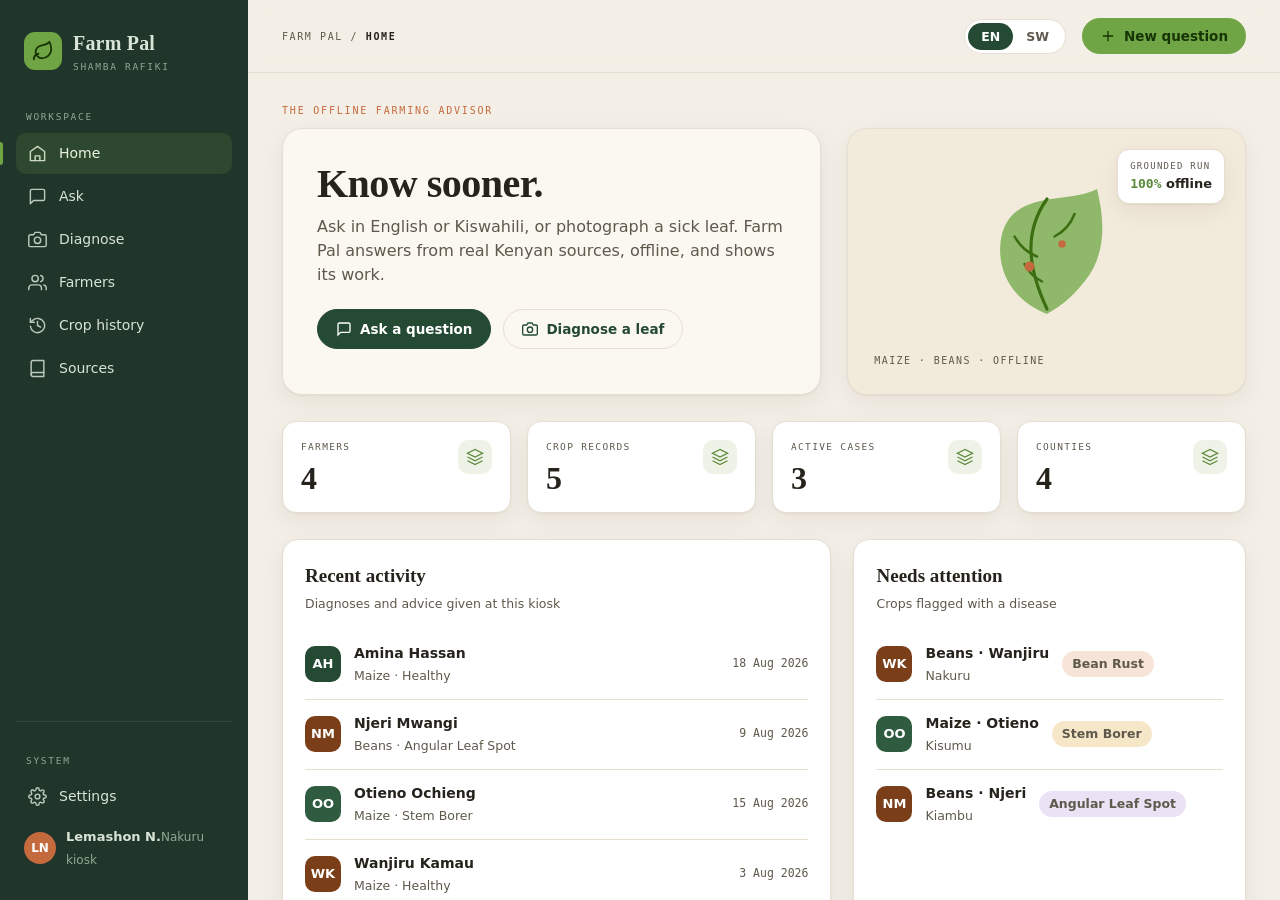
<file: frontend/index.html>
<!DOCTYPE html>
<html lang="en">
<head>
<meta charset="utf-8" />
<meta name="viewport" content="width=device-width, initial-scale=1" />
<title>Farm Pal</title>
<link rel="stylesheet" href="styles.css" />
</head>
<body>
<div class="app">
  <aside class="side">
    <div class="brand">
      <div class="logo"><svg viewBox="0 0 24 24" fill="none" stroke="#173404" stroke-width="2" stroke-linecap="round" stroke-linejoin="round"><path d="M11 20A7 7 0 0 1 9.8 6.1C15.5 5 17 4.48 19 2c1 2 2 4.18 2 8 0 5.5-4.78 10-10 10Z"/><path d="M2 21c0-3 1.85-5.36 5.08-6"/></svg></div>
      <div><b>Farm Pal</b><small>Shamba Rafiki</small></div>
    </div>
    <div class="nav-label" data-en="Workspace" data-sw="Eneo kazi">Workspace</div>
    <nav class="nav" id="nav">
      <a data-page="home" class="active"><svg viewBox="0 0 24 24" fill="none" stroke="currentColor" stroke-width="1.8" stroke-linecap="round" stroke-linejoin="round"><path d="M3 9.5 12 3l9 6.5V21H3z"/><path d="M9 21v-6h6v6"/></svg><span data-en="Home" data-sw="Nyumbani">Home</span></a>
      <a data-page="ask"><svg viewBox="0 0 24 24" fill="none" stroke="currentColor" stroke-width="1.8" stroke-linecap="round" stroke-linejoin="round"><path d="M21 15a2 2 0 0 1-2 2H7l-4 4V5a2 2 0 0 1 2-2h14a2 2 0 0 1 2 2z"/></svg><span data-en="Ask" data-sw="Uliza">Ask</span></a>
      <a data-page="diagnose"><svg viewBox="0 0 24 24" fill="none" stroke="currentColor" stroke-width="1.8" stroke-linecap="round" stroke-linejoin="round"><path d="M23 19a2 2 0 0 1-2 2H3a2 2 0 0 1-2-2V8a2 2 0 0 1 2-2h4l2-3h6l2 3h4a2 2 0 0 1 2 2z"/><circle cx="12" cy="13" r="4"/></svg><span data-en="Diagnose" data-sw="Tambua">Diagnose</span></a>
      <a data-page="farmers"><svg viewBox="0 0 24 24" fill="none" stroke="currentColor" stroke-width="1.8" stroke-linecap="round" stroke-linejoin="round"><path d="M17 21v-2a4 4 0 0 0-4-4H5a4 4 0 0 0-4 4v2"/><circle cx="9" cy="7" r="4"/><path d="M23 21v-2a4 4 0 0 0-3-3.87M16 3.13a4 4 0 0 1 0 7.75"/></svg><span data-en="Farmers" data-sw="Wakulima">Farmers</span></a>
      <a data-page="history"><svg viewBox="0 0 24 24" fill="none" stroke="currentColor" stroke-width="1.8" stroke-linecap="round" stroke-linejoin="round"><path d="M3 3v5h5"/><path d="M3.05 13A9 9 0 1 0 6 5.3L3 8"/><path d="M12 7v5l4 2"/></svg><span data-en="Crop history" data-sw="Historia ya mazao">Crop history</span></a>
      <a data-page="sources"><svg viewBox="0 0 24 24" fill="none" stroke="currentColor" stroke-width="1.8" stroke-linecap="round" stroke-linejoin="round"><path d="M4 19.5A2.5 2.5 0 0 1 6.5 17H20"/><path d="M6.5 2H20v20H6.5A2.5 2.5 0 0 1 4 19.5v-15A2.5 2.5 0 0 1 6.5 2z"/></svg><span data-en="Sources" data-sw="Marejeo">Sources</span></a>
    </nav>
    <div class="side-foot">
      <div class="nav-label" data-en="System" data-sw="Mfumo">System</div>
      <nav class="nav">
        <a data-page="settings"><svg viewBox="0 0 24 24" fill="none" stroke="currentColor" stroke-width="1.8" stroke-linecap="round" stroke-linejoin="round"><circle cx="12" cy="12" r="3"/><path d="M19.4 15a1.65 1.65 0 0 0 .33 1.82l.06.06a2 2 0 1 1-2.83 2.83l-.06-.06a1.65 1.65 0 0 0-1.82-.33 1.65 1.65 0 0 0-1 1.51V21a2 2 0 0 1-4 0v-.09A1.65 1.65 0 0 0 9 19.4a1.65 1.65 0 0 0-1.82.33l-.06.06a2 2 0 1 1-2.83-2.83l.06-.06a1.65 1.65 0 0 0 .33-1.82 1.65 1.65 0 0 0-1.51-1H3a2 2 0 0 1 0-4h.09A1.65 1.65 0 0 0 4.6 9a1.65 1.65 0 0 0-.33-1.82l-.06-.06a2 2 0 1 1 2.83-2.83l.06.06a1.65 1.65 0 0 0 1.82.33H9a1.65 1.65 0 0 0 1-1.51V3a2 2 0 0 1 4 0v.09a1.65 1.65 0 0 0 1 1.51 1.65 1.65 0 0 0 1.82-.33l.06-.06a2 2 0 1 1 2.83 2.83l-.06.06a1.65 1.65 0 0 0-.33 1.82V9a1.65 1.65 0 0 0 1.51 1H21a2 2 0 0 1 0 4h-.09a1.65 1.65 0 0 0-1.51 1z"/></svg><span data-en="Settings" data-sw="Mipangilio">Settings</span></a>
      </nav>
      <div class="userchip"><div class="av">LN</div><div><b style="font-size:13px">Lemashon N.</b><small>Nakuru kiosk</small></div></div>
    </div>
  </aside>

  <main class="main">
    <div class="topbar">
      <div class="crumb">Farm Pal / <b id="crumb" data-en="Home" data-sw="Nyumbani">Home</b></div>
      <div class="langtog">
        <button class="lang-btn is-active" data-lang="en">EN</button>
        <button class="lang-btn" data-lang="sw">SW</button>
      </div>
      <button class="cta" data-go="ask"><svg viewBox="0 0 24 24" fill="none" stroke="currentColor" stroke-width="2" stroke-linecap="round"><path d="M12 5v14M5 12h14"/></svg><span data-en="New question" data-sw="Swali jipya">New question</span></button>
    </div>

    <!-- HOME -->
    <section class="page" data-p="home">
      <p class="eyebrow" data-en="The offline farming advisor" data-sw="Mshauri wa kilimo asiye na mtandao">The offline farming advisor</p>
      <div class="hero">
        <div class="hero-card">
          <h1 class="disp" data-en="Know sooner." data-sw="Jua mapema.">Know sooner.</h1>
          <p class="sub" data-en="Ask in English or Kiswahili, or photograph a sick leaf. Farm Pal answers from real Kenyan sources, offline, and shows its work." data-sw="Uliza kwa Kiingereza au Kiswahili, au piga picha ya jani lenye ugonjwa. Farm Pal hujibu kutoka vyanzo halisi vya Kenya, bila mtandao.">Ask in English or Kiswahili, or photograph a sick leaf. Farm Pal answers from real Kenyan sources, offline, and shows its work.</p>
          <div class="hero-actions">
            <button class="btn" data-go="ask"><svg viewBox="0 0 24 24" fill="none" stroke="currentColor" stroke-width="2" stroke-linecap="round"><path d="M21 15a2 2 0 0 1-2 2H7l-4 4V5a2 2 0 0 1 2-2h14a2 2 0 0 1 2 2z"/></svg><span data-en="Ask a question" data-sw="Uliza swali">Ask a question</span></button>
            <button class="btn ghost" data-go="diagnose"><svg viewBox="0 0 24 24" fill="none" stroke="currentColor" stroke-width="2" stroke-linecap="round"><path d="M23 19a2 2 0 0 1-2 2H3a2 2 0 0 1-2-2V8a2 2 0 0 1 2-2h4l2-3h6l2 3h4a2 2 0 0 1 2 2z"/><circle cx="12" cy="13" r="4"/></svg><span data-en="Diagnose a leaf" data-sw="Tambua jani">Diagnose a leaf</span></button>
          </div>
        </div>
        <div class="hero-visual">
          <div class="leaf-badge"><div class="k" data-en="Grounded run" data-sw="Jibu lenye vyanzo">Grounded run</div><div class="v"><span class="pass">100%</span> offline</div></div>
          <div class="leafart">
            <svg viewBox="0 0 120 120" fill="none"><path d="M60 108C30 96 18 70 24 44 34 8 78 20 100 8c6 24 8 52-10 74-12 15-20 20-30 26Z" fill="#8FB86A"/><path d="M60 104C46 74 40 44 60 16" stroke="#3B6D11" stroke-width="2.5" stroke-linecap="round"/><path d="M52 62c-8-3-14-9-18-16M66 46c8-4 13-10 16-18M56 82c-6-3-11-8-14-14" stroke="#3B6D11" stroke-width="2" stroke-linecap="round"/><circle cx="46" cy="70" r="4" fill="#C56A3E"/><circle cx="72" cy="52" r="3" fill="#C56A3E"/></svg>
          </div>
          <div style="font-family:var(--mono);font-size:10px;letter-spacing:.14em;text-transform:uppercase;color:var(--ink-soft)">Maize · beans · offline</div>
        </div>
      </div>

      <div class="stats" id="stats"></div>

      <div class="grid2">
        <div class="panelcard">
          <h3 data-en="Recent activity" data-sw="Shughuli za hivi karibuni">Recent activity</h3>
          <p class="meta" data-en="Diagnoses and advice given at this kiosk" data-sw="Utambuzi na ushauri uliotolewa hapa">Diagnoses and advice given at this kiosk</p>
          <div class="feed" id="feed"></div>
        </div>
        <div class="panelcard">
          <h3 data-en="Needs attention" data-sw="Zinahitaji hatua">Needs attention</h3>
          <p class="meta" data-en="Crops flagged with a disease" data-sw="Mazao yenye ugonjwa">Crops flagged with a disease</p>
          <div class="feed" id="attn"></div>
        </div>
      </div>
    </section>

    <!-- ASK -->
    <section class="page" data-p="ask" hidden>
      <p class="eyebrow" data-en="Ask Farm Pal" data-sw="Uliza Farm Pal">Ask Farm Pal</p>
      <h1 class="disp" data-en="What's troubling your crop?" data-sw="Ni nini kinachosumbua zao lako?">What's troubling your crop?</h1>
      <p class="sub" data-en="Type a question. Every answer is drawn from local reference material and cites its sources." data-sw="Andika swali. Kila jibu hutoka kwenye marejeo ya eneo na huonyesha vyanzo vyake.">Type a question. Every answer is drawn from local reference material and cites its sources.</p>
      <div class="ask-wrap">
        <div class="composer">
          <textarea id="q" data-ph-en="e.g. How do I control stem borer in my maize without expensive pesticides?" data-ph-sw="mf. Ninawezaje kudhibiti wadudu wanaotoboa shina la mahindi?" placeholder="e.g. How do I control stem borer in my maize without expensive pesticides?"></textarea>
          <div class="bar">
            <button class="chip" data-fill="How do I control stem borer in my maize without expensive pesticides?"><svg viewBox="0 0 24 24" fill="none" stroke="currentColor" stroke-width="2"><path d="M12 2 2 7l10 5 10-5z"/></svg>Stem borer</button>
            <button class="chip" data-fill="How do I control rust on my beans?"><svg viewBox="0 0 24 24" fill="none" stroke="currentColor" stroke-width="2"><circle cx="12" cy="12" r="9"/></svg>Bean rust</button>
            <button class="chip" data-fill="How do I manage armyworm attacking my maize?"><svg viewBox="0 0 24 24" fill="none" stroke="currentColor" stroke-width="2"><path d="M8 2v4M16 2v4M3 10h18"/></svg>Armyworm</button>
            <button class="btn" style="margin-left:auto" id="askbtn"><svg viewBox="0 0 24 24" fill="none" stroke="currentColor" stroke-width="2" stroke-linecap="round"><path d="M22 2 11 13M22 2l-7 20-4-9-9-4z"/></svg><span data-en="Ask" data-sw="Uliza">Ask</span></button>
          </div>
        </div>
        <div class="status" id="askStatus" hidden></div>
        <div class="answer" id="ans" hidden>
          <div class="head"><span class="badge" id="ansConf" hidden></span><span class="t" data-en="Grounded advice" data-sw="Ushauri wenye vyanzo">Grounded advice</span></div>
          <div class="body" id="ansbody"></div>
          <div class="caveat" id="ansCaveat" hidden><svg viewBox="0 0 24 24" fill="none" stroke="currentColor" stroke-width="2"><path d="M10.29 3.86 1.82 18a2 2 0 0 0 1.71 3h16.94a2 2 0 0 0 1.71-3L13.71 3.86a2 2 0 0 0-3.42 0z"/><path d="M12 9v4M12 17h.01"/></svg><span data-en="Confirm with a local extension officer before using any product." data-sw="Thibitisha na afisa wa ugani kabla ya kutumia dawa yoyote.">Confirm with a local extension officer before using any product.</span></div>
          <div class="sources" id="srcWrap" hidden>
            <div class="lab" data-en="Based on" data-sw="Kutoka">Based on</div>
            <div id="srcList"></div>
          </div>
        </div>
      </div>
    </section>

    <!-- DIAGNOSE -->
    <section class="page" data-p="diagnose" hidden>
      <p class="eyebrow" data-en="Photo diagnosis" data-sw="Utambuzi wa picha">Photo diagnosis</p>
      <h1 class="disp" data-en="Show me the leaf." data-sw="Nionyeshe jani.">Show me the leaf.</h1>
      <p class="sub" data-en="Upload a photo of an affected leaf. The vision model names the crop and disease, then pulls the matching guidance." data-sw="Pakia picha ya jani lililoathirika. Modeli hutambua zao na ugonjwa, kisha hutoa mwongozo.">Upload a photo of an affected leaf. The vision model names the crop and disease, then pulls the matching guidance.</p>
      <div class="diag">
        <div>
          <div class="drop" id="drop">
            <div class="ico"><svg viewBox="0 0 24 24" fill="none" stroke="currentColor" stroke-width="1.8" stroke-linecap="round" stroke-linejoin="round"><path d="M21 15v4a2 2 0 0 1-2 2H5a2 2 0 0 1-2-2v-4"/><path d="M17 8l-5-5-5 5M12 3v12"/></svg></div>
            <b data-en="Drop a leaf photo" data-sw="Weka picha ya jani">Drop a leaf photo</b>
            <p data-en="or tap to use the kiosk camera" data-sw="au gusa kutumia kamera">or tap to use the kiosk camera</p>
          </div>
          <input type="file" id="photo" accept="image/*" hidden />
          <button class="btn" style="width:100%;margin-top:14px;justify-content:center" id="analyze"><svg viewBox="0 0 24 24" fill="none" stroke="currentColor" stroke-width="2"><circle cx="11" cy="11" r="8"/><path d="m21 21-4.3-4.3"/></svg><span data-en="Analyze photo" data-sw="Chambua picha">Analyze photo</span></button>
          <div class="status" id="dxStatus" hidden></div>
        </div>
        <div class="dx dim" id="dx">
          <div class="top"><span class="big" data-en="Awaiting photo" data-sw="Inasubiri picha">Awaiting photo</span></div>
          <div class="rows" id="dxRows">
            <div class="r"><span class="k" data-en="Crop" data-sw="Zao">Crop</span><span>—</span></div>
            <div class="r"><span class="k" data-en="Condition" data-sw="Hali">Condition</span><span>—</span></div>
            <div class="r"><span class="k" data-en="Confidence" data-sw="Uhakika">Confidence</span><div class="conf-meter"><i id="cbar"></i></div></div>
          </div>
        </div>
      </div>
    </section>

    <!-- FARMERS -->
    <section class="page" data-p="farmers" hidden>
      <p class="eyebrow" data-en="Farmer profiles" data-sw="Wasifu wa wakulima">Farmer profiles</p>
      <h1 class="disp" data-en="The farmers you serve." data-sw="Wakulima unaowahudumia.">The farmers you serve.</h1>
      <p class="sub" data-en="Each profile keeps a farmer's crops, growth stages, diagnoses, and the next action to take." data-sw="Kila wasifu huhifadhi mazao, hatua za ukuaji, utambuzi, na hatua inayofuata.">Each profile keeps a farmer's crops, growth stages, diagnoses, and the next action to take.</p>
      <div style="margin:0 0 20px"><button class="btn" id="addFarmer"><svg viewBox="0 0 24 24" fill="none" stroke="currentColor" stroke-width="2" stroke-linecap="round"><path d="M12 5v14M5 12h14"/></svg><span data-en="New farmer" data-sw="Mkulima mpya">New farmer</span></button></div>
      <div class="farmgrid" id="farmgrid"></div>
    </section>

    <!-- PROFILE -->
    <section class="page" data-p="profile" hidden>
      <button class="backlink" data-go="farmers"><svg viewBox="0 0 24 24" fill="none" stroke="currentColor" stroke-width="2"><path d="M19 12H5M12 19l-7-7 7-7"/></svg><span data-en="All farmers" data-sw="Wakulima wote">All farmers</span></button>
      <div id="profbody"></div>
    </section>

    <!-- CROP HISTORY -->
    <section class="page" data-p="history" hidden>
      <p class="eyebrow" data-en="Crop history" data-sw="Historia ya mazao">Crop history</p>
      <h1 class="disp" data-en="Every crop, every stage." data-sw="Kila zao, kila hatua.">Every crop, every stage.</h1>
      <p class="sub" data-en="A running record across all farmers: crop, growth stage, disease found, and the guidance given." data-sw="Rekodi ya mazao yote: zao, hatua, ugonjwa, na mwongozo uliotolewa.">A running record across all farmers: crop, growth stage, disease found, and the guidance given.</p>
      <div id="allhistory"></div>
    </section>

    <!-- SOURCES -->
    <section class="page" data-p="sources" hidden>
      <p class="eyebrow" data-en="Reference corpus" data-sw="Marejeo">Reference corpus</p>
      <h1 class="disp" data-en="Where answers come from." data-sw="Majibu yanatoka wapi.">Where answers come from.</h1>
      <p class="sub" data-en="Farm Pal only answers from these local Kenyan documents. Nothing is invented." data-sw="Farm Pal hujibu tu kutoka nyaraka hizi za Kenya. Hakuna kinachobuniwa.">Farm Pal only answers from these local Kenyan documents. Nothing is invented.</p>
      <div class="doclist" id="doclist"></div>
    </section>

    <!-- SETTINGS -->
    <section class="page" data-p="settings" hidden>
      <p class="eyebrow" data-en="Settings" data-sw="Mipangilio">Settings</p>
      <h1 class="disp" data-en="Kiosk settings." data-sw="Mipangilio ya kiosk.">Kiosk settings.</h1>
      <p class="sub" data-en="Language, model, and corpus status for this device." data-sw="Lugha, modeli, na hali ya marejeo ya kifaa hiki.">Language, model, and corpus status for this device.</p>
      <div class="panelcard" style="max-width:520px">
        <div class="feed">
          <div class="row"><div class="av" style="background:var(--green)">EN</div><div><b data-en="Default language" data-sw="Lugha chaguo-msingi">Default language</b><span>English · Kiswahili</span></div><span class="when">EN/SW</span></div>
          <div class="row"><div class="av" style="background:var(--clay)">AI</div><div><b data-en="Model" data-sw="Modeli">Model</b><span>Llama 3.2 1B · offline</span></div><span class="when">1.4 GB</span></div>
          <div class="row"><div class="av" style="background:var(--leaf)">DB</div><div><b data-en="Corpus" data-sw="Marejeo">Corpus</b><span>KALRO · Infonet · beans + maize</span></div><span class="when">local</span></div>
        </div>
      </div>
    </section>
  </main>
</div>

<!-- Save / add record modal -->
<div class="modal" id="modal" hidden>
  <div class="sheet">
    <h3 id="modalTitle" data-en="Save to farmer profile" data-sw="Hifadhi kwa mkulima">Save to farmer profile</h3>
    <p class="sub" id="modalSub" data-en="Attach this diagnosis to a farmer's crop history." data-sw="Ambatanisha utambuzi huu kwenye historia ya mkulima.">Attach this diagnosis to a farmer's crop history.</p>
    <div class="field" id="fldFarmer">
      <label data-en="Farmer" data-sw="Mkulima">Farmer</label>
      <select id="mFarmer"></select>
    </div>
    <div class="field" id="fldName" hidden>
      <label data-en="Farmer name" data-sw="Jina la mkulima">Farmer name</label>
      <input id="mName" placeholder="Wanjiru Kamau" />
    </div>
    <div class="field" id="fldCounty" hidden>
      <label data-en="County" data-sw="Kaunti">County</label>
      <input id="mCounty" placeholder="Nakuru" />
    </div>
    <div class="field" id="fldCrop">
      <label data-en="Crop" data-sw="Zao">Crop</label>
      <select id="mCrop"><option>Maize</option><option>Beans</option></select>
    </div>
    <div class="field">
      <label data-en="Growth stage" data-sw="Hatua ya ukuaji">Growth stage</label>
      <select id="mStage"><option>Germinating</option><option>Vegetative</option><option>Whorl</option><option>Flowering</option><option>Pod fill</option><option>Ripe for harvest</option></select>
    </div>
    <div class="field">
      <label data-en="Diagnosis" data-sw="Utambuzi">Diagnosis</label>
      <input id="mDisease" placeholder="Bean Rust" />
    </div>
    <div class="field">
      <label data-en="Next action" data-sw="Hatua inayofuata">Next action</label>
      <textarea id="mNext" placeholder="Guidance for the farmer"></textarea>
    </div>
    <div class="actions">
      <button class="btn ghost" id="mCancel" data-en="Cancel" data-sw="Ghairi">Cancel</button>
      <button class="btn" id="mSave" data-en="Save record" data-sw="Hifadhi">Save record</button>
    </div>
  </div>
</div>

<script src="app.js"></script>
</body>
</html>
</file>
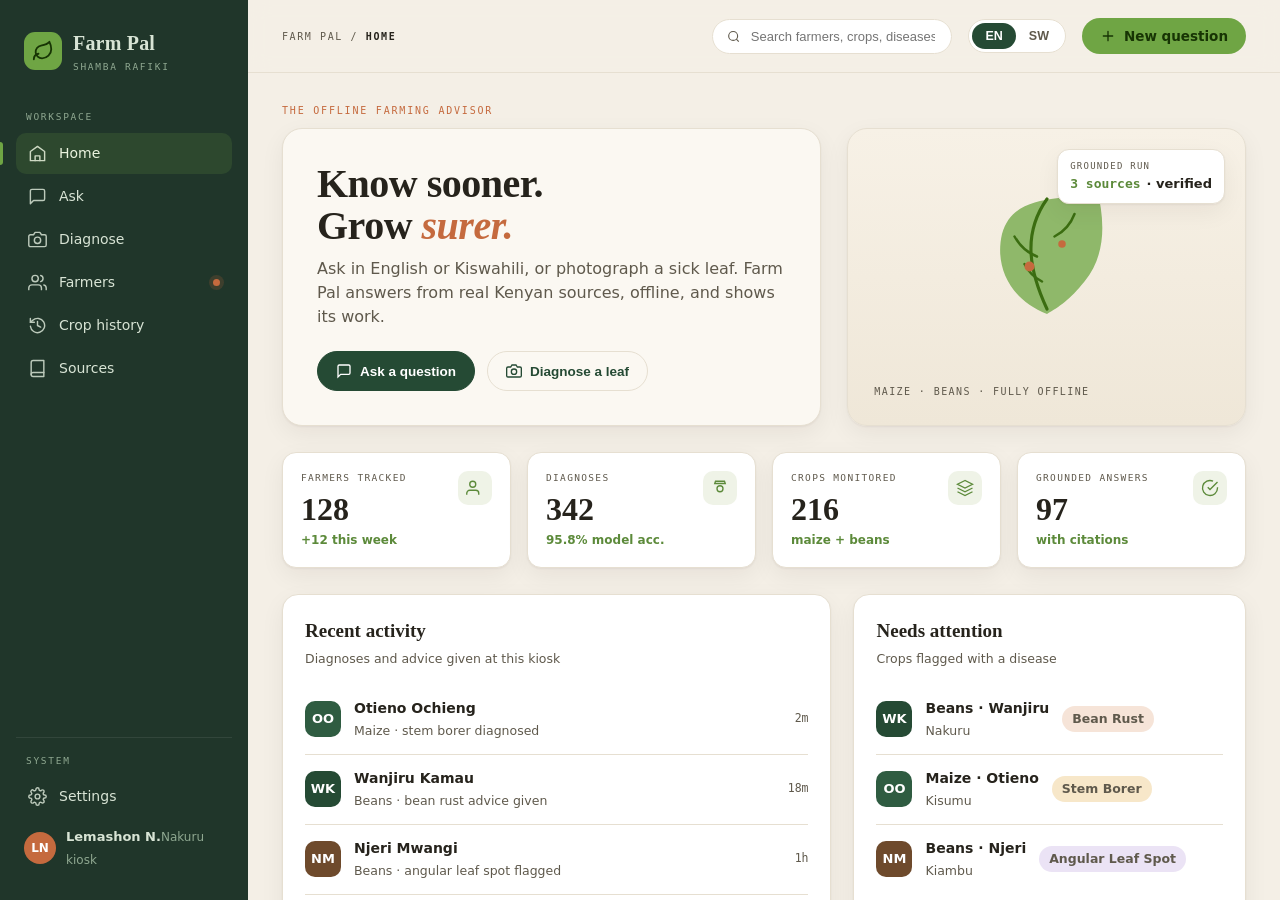
<file: frontend/preview.html>
<!DOCTYPE html>
<html lang="en">
<head>
<meta charset="utf-8" />
<meta name="viewport" content="width=device-width, initial-scale=1" />
<title>Farm Pal — Studio</title>
<style>
  :root{
    --bg:#F4EFE6; --panel:#FBF8F2; --card:#FFFFFF; --ink:#26231C; --ink-soft:#5F594C;
    --line:#E6DFD1; --green:#254A34; --green-2:#2F5C41; --leaf:#5C8A3A; --leaf-2:#6FA544;
    --clay:#C56A3E; --clay-soft:#EBD9CD; --sage:#8AA07E; --gold:#C9A24B;
    --sidebar:#20362A; --sidebar-2:#1A2C22; --sidebar-ink:#D8E4D5; --sidebar-mut:#8FA891;
    --radius:14px; --shadow:0 1px 2px rgba(30,25,15,.05),0 8px 24px rgba(30,25,15,.06);
    --serif:"Iowan Old Style","Palatino Linotype","Book Antiqua",Georgia,serif;
    --sans:-apple-system,system-ui,"Segoe UI",Roboto,Helvetica,Arial,sans-serif;
    --mono:"SF Mono",ui-monospace,"Cascadia Mono","Roboto Mono",Menlo,monospace;
  }
  *{box-sizing:border-box}
  html,body{margin:0;height:100%}
  body{background:var(--bg);color:var(--ink);font-family:var(--sans);-webkit-font-smoothing:antialiased;font-size:15px;line-height:1.5}
  .app{display:grid;grid-template-columns:248px 1fr;height:100vh;overflow:hidden}

  /* ---------- Sidebar ---------- */
  .side{background:var(--sidebar);color:var(--sidebar-ink);display:flex;flex-direction:column;padding:22px 16px;position:relative}
  .brand{display:flex;align-items:center;gap:11px;padding:6px 8px 20px}
  .logo{width:38px;height:38px;border-radius:11px;background:var(--leaf-2);display:grid;place-items:center;flex:none}
  .logo svg{width:22px;height:22px}
  .brand b{font-family:var(--serif);font-size:20px;font-weight:600;letter-spacing:.2px}
  .brand small{display:block;font-family:var(--mono);font-size:9.5px;letter-spacing:.18em;color:var(--sidebar-mut);text-transform:uppercase;margin-top:2px}
  .nav-label{font-family:var(--mono);font-size:9.5px;letter-spacing:.18em;color:var(--sidebar-mut);text-transform:uppercase;padding:16px 10px 8px}
  .nav{display:flex;flex-direction:column;gap:2px}
  .nav a{display:flex;align-items:center;gap:12px;padding:10px 12px;border-radius:10px;color:var(--sidebar-ink);text-decoration:none;font-size:14px;cursor:pointer;position:relative;transition:background .18s ease,color .18s ease,transform .18s ease}
  .nav a svg{width:19px;height:19px;opacity:.85;flex:none}
  .nav a:hover{background:rgba(255,255,255,.06);transform:translateX(2px)}
  .nav a.active{background:rgba(111,165,68,.16);color:#EAF3DE}
  .nav a.active::before{content:"";position:absolute;left:-16px;top:9px;bottom:9px;width:3px;border-radius:0 3px 3px 0;background:var(--leaf-2)}
  .nav a .dot{margin-left:auto;width:7px;height:7px;border-radius:50%;background:var(--clay);box-shadow:0 0 0 4px rgba(197,106,62,.18)}
  .side-foot{margin-top:auto;padding-top:16px;border-top:1px solid rgba(255,255,255,.08)}
  .userchip{display:flex;align-items:center;gap:10px;padding:8px}
  .userchip .av{width:32px;height:32px;border-radius:50%;background:var(--clay);color:#fff;display:grid;place-items:center;font-weight:600;font-size:12px;flex:none}
  .userchip small{color:var(--sidebar-mut);font-size:12px}

  /* ---------- Main ---------- */
  .main{overflow-y:auto;position:relative}
  .topbar{position:sticky;top:0;z-index:5;display:flex;align-items:center;gap:16px;padding:18px 34px;background:rgba(244,239,230,.82);backdrop-filter:blur(10px);border-bottom:1px solid var(--line)}
  .crumb{font-family:var(--mono);font-size:10px;letter-spacing:.16em;text-transform:uppercase;color:var(--ink-soft)}
  .crumb b{color:var(--ink)}
  .search{margin-left:auto;display:flex;align-items:center;gap:8px;background:var(--card);border:1px solid var(--line);border-radius:999px;padding:8px 14px;width:240px;color:var(--ink-soft)}
  .search input{border:0;outline:0;background:transparent;font-size:13px;width:100%;color:var(--ink)}
  .langtog{display:flex;background:var(--card);border:1px solid var(--line);border-radius:999px;padding:3px}
  .langtog button{border:0;background:transparent;padding:6px 13px;border-radius:999px;font-size:12.5px;font-weight:600;color:var(--ink-soft);cursor:pointer;transition:all .18s}
  .langtog button.on{background:var(--green);color:#fff}
  .cta{display:inline-flex;align-items:center;gap:8px;background:var(--leaf-2);color:#173404;border:0;border-radius:999px;padding:10px 18px;font-weight:600;font-size:13.5px;cursor:pointer;transition:transform .16s,background .16s;font-family:var(--sans)}
  .cta:hover{background:#7cb44f;transform:translateY(-1px)}
  .cta svg{width:16px;height:16px}

  .page{padding:30px 34px 60px;animation:rise .5s cubic-bezier(.2,.7,.2,1) both}
  .page.hide{display:none}
  @keyframes rise{from{opacity:0;transform:translateY(10px)}to{opacity:1;transform:none}}
  .eyebrow{font-family:var(--mono);font-size:10px;letter-spacing:.18em;text-transform:uppercase;color:var(--clay);margin:0 0 10px}
  h1.disp{font-family:var(--serif);font-size:40px;line-height:1.05;font-weight:600;margin:0 0 10px;letter-spacing:-.5px}
  h1.disp em{font-style:italic;color:var(--clay)}
  .sub{font-size:16px;color:var(--ink-soft);max-width:560px;margin:0 0 22px}

  /* hero */
  .hero{display:grid;grid-template-columns:1.15fr .85fr;gap:26px;align-items:stretch}
  .hero-card{background:var(--panel);border:1px solid var(--line);border-radius:20px;padding:34px;box-shadow:var(--shadow);position:relative;overflow:hidden}
  .hero-actions{display:flex;gap:12px;margin-top:22px;flex-wrap:wrap}
  .btn{display:inline-flex;align-items:center;gap:8px;border-radius:999px;padding:11px 18px;font-weight:600;font-size:13.5px;cursor:pointer;border:1px solid var(--green);background:var(--green);color:#fff;transition:transform .16s,background .16s}
  .btn.ghost{background:transparent;color:var(--green);border-color:var(--line)}
  .btn:hover{transform:translateY(-1px)}
  .btn.ghost:hover{background:#fff;border-color:var(--green)}
  .btn svg{width:16px;height:16px}
  .hero-visual{background:linear-gradient(0deg,#EFE7D8,#F7F1E6);border:1px solid var(--line);border-radius:20px;padding:26px;display:flex;flex-direction:column;justify-content:space-between;box-shadow:var(--shadow);position:relative}
  .leaf-badge{position:absolute;top:20px;right:20px;background:#fff;border:1px solid var(--line);border-radius:12px;padding:10px 12px;box-shadow:var(--shadow)}
  .leaf-badge .k{font-family:var(--mono);font-size:9px;letter-spacing:.14em;color:var(--ink-soft);text-transform:uppercase}
  .leaf-badge .v{font-weight:600;font-size:13px;display:flex;align-items:center;gap:6px}
  .pass{color:var(--leaf);font-family:var(--mono);font-weight:600}
  .leafart{width:100%;height:170px;display:grid;place-items:center;margin:14px 0}
  .leafart svg{width:150px;height:150px}

  /* metric cards */
  .stats{display:grid;grid-template-columns:repeat(4,1fr);gap:16px;margin:26px 0}
  .stat{background:var(--card);border:1px solid var(--line);border-radius:var(--radius);padding:18px;box-shadow:var(--shadow);transition:transform .2s}
  .stat:hover{transform:translateY(-3px)}
  .stat .k{font-family:var(--mono);font-size:9.5px;letter-spacing:.14em;text-transform:uppercase;color:var(--ink-soft)}
  .stat .n{font-family:var(--serif);font-size:32px;font-weight:600;margin-top:8px;line-height:1}
  .stat .d{font-size:12px;color:var(--leaf);margin-top:6px;font-weight:600}
  .stat .ic{width:34px;height:34px;border-radius:10px;background:#EFF3E7;display:grid;place-items:center;float:right}
  .stat .ic svg{width:18px;height:18px;color:var(--leaf)}

  .grid2{display:grid;grid-template-columns:1.4fr 1fr;gap:22px;margin-top:6px}
  .panelcard{background:var(--card);border:1px solid var(--line);border-radius:16px;padding:22px;box-shadow:var(--shadow)}
  .panelcard h3{font-family:var(--serif);font-size:19px;font-weight:600;margin:0 0 4px}
  .panelcard .meta{font-size:12.5px;color:var(--ink-soft);margin:0 0 16px}
  .feed{display:flex;flex-direction:column}
  .feed .row{display:flex;align-items:center;gap:13px;padding:12px 0;border-top:1px solid var(--line)}
  .feed .row:first-child{border-top:0}
  .feed .av{width:36px;height:36px;border-radius:10px;display:grid;place-items:center;flex:none;color:#fff;font-weight:600;font-size:13px}
  .feed .row b{font-size:14px}
  .feed .row span{font-size:12.5px;color:var(--ink-soft)}
  .feed .row .when{margin-left:auto;font-size:11.5px;color:var(--ink-soft);font-family:var(--mono)}

  .badge{display:inline-flex;align-items:center;gap:6px;font-size:11.5px;font-weight:600;padding:4px 10px;border-radius:999px;font-family:var(--sans)}
  .b-rust{background:#F6E4D8;color:#8f3f18}
  .b-als{background:#Ebe3F5;color:#5a3d86}
  .b-borer{background:#F7E7C9;color:#7a5410}
  .b-gray{background:#E4E7E1;color:#41493f}
  .b-healthy{background:#E1F0DE;color:#2c6b3a}
  .b-stage{background:#E7EEF6;color:#2b5480}
  .b-high{background:#E1F0DE;color:#2c6b3a}
  .b-med{background:#FaEED6;color:#8a5f14}
  .b-low{background:#F1E7DE;color:#7a5a3a}

  /* Ask */
  .ask-wrap{max-width:760px}
  .composer{background:var(--card);border:1px solid var(--line);border-radius:18px;box-shadow:var(--shadow);padding:18px}
  .composer textarea{width:100%;border:0;outline:0;resize:none;font-family:var(--sans);font-size:16px;color:var(--ink);min-height:60px;background:transparent}
  .composer .bar{display:flex;align-items:center;gap:10px;margin-top:10px;border-top:1px solid var(--line);padding-top:12px}
  .chip{display:inline-flex;align-items:center;gap:7px;background:#F2EEE4;border:1px solid var(--line);border-radius:999px;padding:8px 12px;font-size:12.5px;color:var(--ink-soft);cursor:pointer;transition:all .16s}
  .chip:hover{background:#fff;color:var(--ink);border-color:var(--sage)}
  .chip svg{width:14px;height:14px}
  .answer{margin-top:22px;background:var(--card);border:1px solid var(--line);border-radius:18px;box-shadow:var(--shadow);overflow:hidden;opacity:0;transform:translateY(8px);transition:opacity .4s,transform .4s}
  .answer.show{opacity:1;transform:none}
  .answer .head{display:flex;align-items:center;gap:12px;padding:16px 22px;border-bottom:1px solid var(--line);background:#FBF8F2}
  .answer .head .t{font-family:var(--serif);font-size:17px;font-weight:600}
  .answer .body{padding:20px 22px;font-size:15.5px;line-height:1.65;color:#332f27}
  .answer .body p{margin:0 0 12px}
  .caveat{display:flex;gap:10px;align-items:flex-start;background:#FBF3E4;border:1px solid #Ebdcc0;border-radius:12px;padding:12px 14px;font-size:13.5px;color:#7a5a2a;margin-top:6px}
  .caveat svg{width:17px;height:17px;flex:none;margin-top:1px}
  .sources{padding:14px 22px 20px}
  .sources .lab{font-family:var(--mono);font-size:10px;letter-spacing:.14em;text-transform:uppercase;color:var(--ink-soft);margin-bottom:10px}
  .src{display:flex;align-items:center;gap:10px;padding:9px 0;border-top:1px solid var(--line);font-size:13.5px}
  .src svg{width:16px;height:16px;color:var(--clay);flex:none}
  .src .sc{margin-left:auto;font-family:var(--mono);font-size:12px;color:var(--leaf);font-weight:600}

  /* Diagnose */
  .diag{display:grid;grid-template-columns:1fr 1fr;gap:24px;align-items:start}
  .drop{background:var(--card);border:2px dashed #D9CFBD;border-radius:18px;padding:34px;text-align:center;transition:border-color .2s,background .2s;cursor:pointer}
  .drop:hover{border-color:var(--leaf);background:#FBFBF6}
  .drop .ico{width:56px;height:56px;border-radius:16px;background:#EFF3E7;display:grid;place-items:center;margin:0 auto 14px}
  .drop .ico svg{width:28px;height:28px;color:var(--leaf)}
  .drop b{font-size:16px}
  .drop p{font-size:13px;color:var(--ink-soft);margin:6px 0 0}
  .leafthumb{width:100%;height:210px;border-radius:14px;background:linear-gradient(135deg,#dfe9cf,#c9dcae);display:grid;place-items:center;margin-bottom:14px}
  .leafthumb svg{width:120px;height:120px}
  .dx{background:var(--card);border:1px solid var(--line);border-radius:18px;box-shadow:var(--shadow);overflow:hidden}
  .dx .top{padding:18px 20px;border-bottom:1px solid var(--line);display:flex;align-items:center;gap:12px}
  .dx .top .big{font-family:var(--serif);font-size:18px;font-weight:600}
  .dx .rows{padding:8px 20px 18px}
  .dx .r{display:flex;align-items:center;gap:12px;padding:11px 0;border-top:1px solid var(--line);font-size:13.5px}
  .dx .r:first-child{border-top:0}
  .dx .r .k{font-family:var(--mono);font-size:10px;letter-spacing:.12em;text-transform:uppercase;color:var(--ink-soft);width:96px;flex:none}
  .conf-meter{height:7px;border-radius:999px;background:#EDE6D8;overflow:hidden;flex:1}
  .conf-meter i{display:block;height:100%;background:var(--leaf-2);border-radius:999px;width:0;transition:width 1s cubic-bezier(.2,.7,.2,1)}
  .nextbox{margin:0 20px 20px;background:#F3F7EC;border:1px solid #DBE7C9;border-radius:12px;padding:14px 16px}
  .nextbox .k{font-family:var(--mono);font-size:10px;letter-spacing:.12em;text-transform:uppercase;color:var(--leaf);margin-bottom:6px}
  .nextbox p{margin:0;font-size:14px;color:#33402a;line-height:1.55}

  /* Farmers */
  .farmgrid{display:grid;grid-template-columns:repeat(auto-fill,minmax(260px,1fr));gap:18px}
  .farm{background:var(--card);border:1px solid var(--line);border-radius:16px;padding:20px;box-shadow:var(--shadow);cursor:pointer;transition:transform .2s,border-color .2s}
  .farm:hover{transform:translateY(-4px);border-color:var(--sage)}
  .farm .h{display:flex;align-items:center;gap:12px}
  .farm .av{width:46px;height:46px;border-radius:13px;display:grid;place-items:center;color:#fff;font-weight:600;font-size:16px;flex:none}
  .farm .h b{font-size:16px;display:block}
  .farm .h span{font-size:12.5px;color:var(--ink-soft);display:flex;align-items:center;gap:5px}
  .farm .h span svg{width:13px;height:13px}
  .farm .cropline{display:flex;gap:7px;flex-wrap:wrap;margin-top:15px}
  .farm .foot{display:flex;align-items:center;gap:8px;margin-top:16px;padding-top:14px;border-top:1px solid var(--line);font-size:12.5px;color:var(--ink-soft)}
  .farm .foot .alert{margin-left:auto;color:var(--clay);font-weight:600;display:flex;align-items:center;gap:5px}
  .farm .foot .alert svg{width:14px;height:14px}

  /* Profile / crop history */
  .profhead{display:flex;align-items:center;gap:18px;background:var(--panel);border:1px solid var(--line);border-radius:18px;padding:24px;box-shadow:var(--shadow);margin-bottom:24px}
  .profhead .av{width:64px;height:64px;border-radius:18px;display:grid;place-items:center;color:#fff;font-weight:600;font-size:22px;flex:none}
  .profhead h2{font-family:var(--serif);font-size:26px;font-weight:600;margin:0}
  .profhead .m{font-size:13.5px;color:var(--ink-soft);display:flex;gap:16px;margin-top:6px;flex-wrap:wrap}
  .profhead .m span{display:flex;align-items:center;gap:6px}
  .profhead .m svg{width:15px;height:15px;color:var(--sage)}
  .profstats{margin-left:auto;display:flex;gap:26px;text-align:center}
  .profstats .n{font-family:var(--serif);font-size:26px;font-weight:600}
  .profstats .k{font-family:var(--mono);font-size:9px;letter-spacing:.12em;text-transform:uppercase;color:var(--ink-soft)}
  .timeline{position:relative;padding-left:26px}
  .timeline::before{content:"";position:absolute;left:8px;top:6px;bottom:6px;width:2px;background:var(--line)}
  .entry{position:relative;background:var(--card);border:1px solid var(--line);border-radius:16px;padding:20px 22px;box-shadow:var(--shadow);margin-bottom:16px;transition:transform .18s}
  .entry:hover{transform:translateX(3px)}
  .entry::before{content:"";position:absolute;left:-22px;top:24px;width:12px;height:12px;border-radius:50%;background:var(--leaf-2);border:3px solid var(--bg)}
  .entry.warn::before{background:var(--clay)}
  .entry .eh{display:flex;align-items:center;gap:12px;flex-wrap:wrap}
  .entry .eh b{font-family:var(--serif);font-size:18px;font-weight:600}
  .entry .eh .date{margin-left:auto;font-family:var(--mono);font-size:11px;color:var(--ink-soft)}
  .entry .kv{display:flex;gap:26px;margin:14px 0;flex-wrap:wrap}
  .entry .kv .c .k{font-family:var(--mono);font-size:9px;letter-spacing:.12em;text-transform:uppercase;color:var(--ink-soft)}
  .entry .kv .c .v{font-size:14px;font-weight:600;margin-top:4px}
  .entry .next{background:#F3F7EC;border-left:3px solid var(--leaf-2);border-radius:0 10px 10px 0;padding:11px 14px;font-size:13.5px;color:#33402a;display:flex;gap:9px;align-items:flex-start}
  .entry .next.warn{background:#FBF1E7;border-left-color:var(--clay);color:#6f4a2c}
  .entry .next svg{width:16px;height:16px;flex:none;margin-top:1px}
  .entry .next b{font-weight:600}
  .addbtn{display:inline-flex;align-items:center;gap:8px;background:transparent;border:1px dashed #cbbfa9;color:var(--green);border-radius:12px;padding:12px 16px;font-size:13.5px;font-weight:600;cursor:pointer;width:100%;justify-content:center;transition:all .18s}
  .addbtn:hover{background:#fff;border-color:var(--leaf)}
  .backlink{display:inline-flex;align-items:center;gap:7px;color:var(--ink-soft);font-size:13px;cursor:pointer;margin-bottom:16px;background:none;border:0;font-family:var(--sans)}
  .backlink:hover{color:var(--ink)}
  .backlink svg{width:15px;height:15px}

  .doclist{display:grid;grid-template-columns:repeat(auto-fill,minmax(280px,1fr));gap:14px}
  .doc{display:flex;align-items:center;gap:13px;background:var(--card);border:1px solid var(--line);border-radius:14px;padding:16px;box-shadow:var(--shadow)}
  .doc .ic{width:40px;height:40px;border-radius:11px;background:#F2EEE4;display:grid;place-items:center;flex:none}
  .doc .ic svg{width:20px;height:20px;color:var(--clay)}
  .doc b{font-size:14px}
  .doc span{font-size:12px;color:var(--ink-soft)}
  @media(max-width:900px){.app{grid-template-columns:72px 1fr}.brand b,.brand small,.nav a span,.nav-label,.userchip div{display:none}.hero,.diag,.grid2{grid-template-columns:1fr}.stats{grid-template-columns:1fr 1fr}}
</style>
</head>
<body>
<div class="app">
  <!-- SIDEBAR -->
  <aside class="side">
    <div class="brand">
      <div class="logo"><svg viewBox="0 0 24 24" fill="none" stroke="#173404" stroke-width="2" stroke-linecap="round" stroke-linejoin="round"><path d="M11 20A7 7 0 0 1 9.8 6.1C15.5 5 17 4.48 19 2c1 2 2 4.18 2 8 0 5.5-4.78 10-10 10Z"/><path d="M2 21c0-3 1.85-5.36 5.08-6"/></svg></div>
      <div><b>Farm Pal</b><small>Shamba Rafiki</small></div>
    </div>
    <div class="nav-label">Workspace</div>
    <nav class="nav" id="nav">
      <a data-page="home" class="active"><svg viewBox="0 0 24 24" fill="none" stroke="currentColor" stroke-width="1.8" stroke-linecap="round" stroke-linejoin="round"><path d="M3 9.5 12 3l9 6.5V21H3z"/><path d="M9 21v-6h6v6"/></svg><span>Home</span></a>
      <a data-page="ask"><svg viewBox="0 0 24 24" fill="none" stroke="currentColor" stroke-width="1.8" stroke-linecap="round" stroke-linejoin="round"><path d="M21 15a2 2 0 0 1-2 2H7l-4 4V5a2 2 0 0 1 2-2h14a2 2 0 0 1 2 2z"/></svg><span>Ask</span></a>
      <a data-page="diagnose"><svg viewBox="0 0 24 24" fill="none" stroke="currentColor" stroke-width="1.8" stroke-linecap="round" stroke-linejoin="round"><path d="M23 19a2 2 0 0 1-2 2H3a2 2 0 0 1-2-2V8a2 2 0 0 1 2-2h4l2-3h6l2 3h4a2 2 0 0 1 2 2z"/><circle cx="12" cy="13" r="4"/></svg><span>Diagnose</span></a>
      <a data-page="farmers"><svg viewBox="0 0 24 24" fill="none" stroke="currentColor" stroke-width="1.8" stroke-linecap="round" stroke-linejoin="round"><path d="M17 21v-2a4 4 0 0 0-4-4H5a4 4 0 0 0-4 4v2"/><circle cx="9" cy="7" r="4"/><path d="M23 21v-2a4 4 0 0 0-3-3.87M16 3.13a4 4 0 0 1 0 7.75"/></svg><span>Farmers</span><i class="dot"></i></a>
      <a data-page="history"><svg viewBox="0 0 24 24" fill="none" stroke="currentColor" stroke-width="1.8" stroke-linecap="round" stroke-linejoin="round"><path d="M3 3v5h5"/><path d="M3.05 13A9 9 0 1 0 6 5.3L3 8"/><path d="M12 7v5l4 2"/></svg><span>Crop history</span></a>
      <a data-page="sources"><svg viewBox="0 0 24 24" fill="none" stroke="currentColor" stroke-width="1.8" stroke-linecap="round" stroke-linejoin="round"><path d="M4 19.5A2.5 2.5 0 0 1 6.5 17H20"/><path d="M6.5 2H20v20H6.5A2.5 2.5 0 0 1 4 19.5v-15A2.5 2.5 0 0 1 6.5 2z"/></svg><span>Sources</span></a>
    </nav>
    <div class="side-foot">
      <div class="nav-label" style="padding-top:0">System</div>
      <nav class="nav">
        <a data-page="settings"><svg viewBox="0 0 24 24" fill="none" stroke="currentColor" stroke-width="1.8" stroke-linecap="round" stroke-linejoin="round"><circle cx="12" cy="12" r="3"/><path d="M19.4 15a1.65 1.65 0 0 0 .33 1.82l.06.06a2 2 0 1 1-2.83 2.83l-.06-.06a1.65 1.65 0 0 0-1.82-.33 1.65 1.65 0 0 0-1 1.51V21a2 2 0 0 1-4 0v-.09A1.65 1.65 0 0 0 9 19.4a1.65 1.65 0 0 0-1.82.33l-.06.06a2 2 0 1 1-2.83-2.83l.06-.06a1.65 1.65 0 0 0 .33-1.82 1.65 1.65 0 0 0-1.51-1H3a2 2 0 0 1 0-4h.09A1.65 1.65 0 0 0 4.6 9a1.65 1.65 0 0 0-.33-1.82l-.06-.06a2 2 0 1 1 2.83-2.83l.06.06a1.65 1.65 0 0 0 1.82.33H9a1.65 1.65 0 0 0 1-1.51V3a2 2 0 0 1 4 0v.09a1.65 1.65 0 0 0 1 1.51 1.65 1.65 0 0 0 1.82-.33l.06-.06a2 2 0 1 1 2.83 2.83l-.06.06a1.65 1.65 0 0 0-.33 1.82V9a1.65 1.65 0 0 0 1.51 1H21a2 2 0 0 1 0 4h-.09a1.65 1.65 0 0 0-1.51 1z"/></svg><span>Settings</span></a>
      </nav>
      <div class="userchip"><div class="av">LN</div><div><b style="font-size:13px">Lemashon N.</b><small>Nakuru kiosk</small></div></div>
    </div>
  </aside>

  <!-- MAIN -->
  <main class="main">
    <div class="topbar">
      <div class="crumb">Farm Pal / <b id="crumb">Home</b></div>
      <div class="search"><svg width="15" height="15" viewBox="0 0 24 24" fill="none" stroke="currentColor" stroke-width="2"><circle cx="11" cy="11" r="8"/><path d="m21 21-4.3-4.3"/></svg><input placeholder="Search farmers, crops, diseases" /></div>
      <div class="langtog"><button class="on" data-l="en">EN</button><button data-l="sw">SW</button></div>
      <button class="cta" data-go="ask"><svg viewBox="0 0 24 24" fill="none" stroke="currentColor" stroke-width="2" stroke-linecap="round"><path d="M12 5v14M5 12h14"/></svg>New question</button>
    </div>

    <!-- HOME -->
    <section class="page" data-p="home">
      <p class="eyebrow">The offline farming advisor</p>
      <div class="hero">
        <div class="hero-card">
          <h1 class="disp">Know sooner.<br>Grow <em>surer.</em></h1>
          <p class="sub">Ask in English or Kiswahili, or photograph a sick leaf. Farm Pal answers from real Kenyan sources, offline, and shows its work.</p>
          <div class="hero-actions">
            <button class="btn" data-go="ask"><svg viewBox="0 0 24 24" fill="none" stroke="currentColor" stroke-width="2" stroke-linecap="round"><path d="M21 15a2 2 0 0 1-2 2H7l-4 4V5a2 2 0 0 1 2-2h14a2 2 0 0 1 2 2z"/></svg>Ask a question</button>
            <button class="btn ghost" data-go="diagnose"><svg viewBox="0 0 24 24" fill="none" stroke="currentColor" stroke-width="2" stroke-linecap="round"><path d="M23 19a2 2 0 0 1-2 2H3a2 2 0 0 1-2-2V8a2 2 0 0 1 2-2h4l2-3h6l2 3h4a2 2 0 0 1 2 2z"/><circle cx="12" cy="13" r="4"/></svg>Diagnose a leaf</button>
          </div>
        </div>
        <div class="hero-visual">
          <div class="leaf-badge"><div class="k">Grounded run</div><div class="v"><span class="pass">3 sources</span> · verified</div></div>
          <div class="leafart">
            <svg viewBox="0 0 120 120" fill="none"><path d="M60 108C30 96 18 70 24 44 34 8 78 20 100 8c6 24 8 52-10 74-12 15-20 20-30 26Z" fill="#8FB86A"/><path d="M60 104C46 74 40 44 60 16" stroke="#3B6D11" stroke-width="2.5" stroke-linecap="round"/><path d="M52 62c-8-3-14-9-18-16M66 46c8-4 13-10 16-18M56 82c-6-3-11-8-14-14" stroke="#3B6D11" stroke-width="2" stroke-linecap="round"/><circle cx="46" cy="70" r="4" fill="#C56A3E"/><circle cx="72" cy="52" r="3" fill="#C56A3E"/></svg>
          </div>
          <div style="font-family:var(--mono);font-size:10px;letter-spacing:.14em;text-transform:uppercase;color:var(--ink-soft)">Maize · beans · fully offline</div>
        </div>
      </div>

      <div class="stats" id="stats">
        <div class="stat"><div class="ic"><svg viewBox="0 0 24 24" fill="none" stroke="currentColor" stroke-width="1.8"><path d="M17 21v-2a4 4 0 0 0-4-4H5a4 4 0 0 0-4 4v2"/><circle cx="9" cy="7" r="4"/></svg></div><div class="k">Farmers tracked</div><div class="n" data-count="128">0</div><div class="d">+12 this week</div></div>
        <div class="stat"><div class="ic"><svg viewBox="0 0 24 24" fill="none" stroke="currentColor" stroke-width="1.8"><circle cx="12" cy="13" r="4"/><path d="M5 6h14l-1-3H6z"/></svg></div><div class="k">Diagnoses</div><div class="n" data-count="342">0</div><div class="d">95.8% model acc.</div></div>
        <div class="stat"><div class="ic"><svg viewBox="0 0 24 24" fill="none" stroke="currentColor" stroke-width="1.8"><path d="M12 2 2 7l10 5 10-5z"/><path d="m2 17 10 5 10-5M2 12l10 5 10-5"/></svg></div><div class="k">Crops monitored</div><div class="n" data-count="216">0</div><div class="d">maize + beans</div></div>
        <div class="stat"><div class="ic"><svg viewBox="0 0 24 24" fill="none" stroke="currentColor" stroke-width="1.8"><path d="M22 11.08V12a10 10 0 1 1-5.93-9.14"/><path d="m22 4-10 10-3-3"/></svg></div><div class="k">Grounded answers</div><div class="n" data-count="97">0</div><div class="d">with citations</div></div>
      </div>

      <div class="grid2">
        <div class="panelcard">
          <h3>Recent activity</h3>
          <p class="meta">Diagnoses and advice given at this kiosk</p>
          <div class="feed" id="feed"></div>
        </div>
        <div class="panelcard">
          <h3>Needs attention</h3>
          <p class="meta">Crops flagged with a disease</p>
          <div class="feed" id="attn"></div>
        </div>
      </div>
    </section>

    <!-- ASK -->
    <section class="page hide" data-p="ask">
      <p class="eyebrow">Ask Farm Pal</p>
      <h1 class="disp">What's troubling your crop?</h1>
      <p class="sub">Type a question in English or Kiswahili. Every answer is drawn from local reference material and cites its sources.</p>
      <div class="ask-wrap">
        <div class="composer">
          <textarea id="q" placeholder="e.g. How do I control stem borer in my maize without expensive pesticides?"></textarea>
          <div class="bar">
            <button class="chip" data-fill="How do I control stem borer in my maize without expensive pesticides?"><svg viewBox="0 0 24 24" fill="none" stroke="currentColor" stroke-width="2"><path d="M12 2 2 7l10 5 10-5z"/></svg>Stem borer</button>
            <button class="chip" data-fill="How do I control rust on my beans?"><svg viewBox="0 0 24 24" fill="none" stroke="currentColor" stroke-width="2"><circle cx="12" cy="12" r="9"/></svg>Bean rust</button>
            <button class="chip" data-fill="How do I manage armyworm attacking my maize?"><svg viewBox="0 0 24 24" fill="none" stroke="currentColor" stroke-width="2"><path d="M8 2v4M16 2v4M3 10h18"/></svg>Armyworm</button>
            <button class="btn" style="margin-left:auto" id="askbtn"><svg viewBox="0 0 24 24" fill="none" stroke="currentColor" stroke-width="2" stroke-linecap="round"><path d="M22 2 11 13M22 2l-7 20-4-9-9-4z"/></svg>Ask</button>
          </div>
        </div>
        <div class="answer" id="ans">
          <div class="head"><span class="badge b-high">High confidence</span><span class="t">Grounded advice</span></div>
          <div class="body" id="ansbody"></div>
          <div class="sources">
            <div class="lab">Based on</div>
            <div class="src"><svg viewBox="0 0 24 24" fill="none" stroke="currentColor" stroke-width="2"><path d="M14 2H6a2 2 0 0 0-2 2v16a2 2 0 0 0 2 2h12a2 2 0 0 0 2-2V8z"/><path d="M14 2v6h6"/></svg>African Maize stalkborer.txt <span class="sc">0.71</span></div>
            <div class="src"><svg viewBox="0 0 24 24" fill="none" stroke="currentColor" stroke-width="2"><path d="M14 2H6a2 2 0 0 0-2 2v16a2 2 0 0 0 2 2h12a2 2 0 0 0 2-2V8z"/><path d="M14 2v6h6"/></svg>Maize Revised Infonet.txt <span class="sc">0.66</span></div>
            <div class="src"><svg viewBox="0 0 24 24" fill="none" stroke="currentColor" stroke-width="2"><path d="M14 2H6a2 2 0 0 0-2 2v16a2 2 0 0 0 2 2h12a2 2 0 0 0 2-2V8z"/><path d="M14 2v6h6"/></svg>MAIZE_TIMPS_Volume-1.pdf <span class="sc">0.63</span></div>
          </div>
        </div>
      </div>
    </section>

    <!-- DIAGNOSE -->
    <section class="page hide" data-p="diagnose">
      <p class="eyebrow">Photo diagnosis</p>
      <h1 class="disp">Show me the leaf.</h1>
      <p class="sub">Upload a photo of an affected leaf. The vision model names the crop and disease, then pulls the matching guidance.</p>
      <div class="diag">
        <div>
          <div class="drop" id="drop">
            <div class="ico"><svg viewBox="0 0 24 24" fill="none" stroke="currentColor" stroke-width="1.8" stroke-linecap="round" stroke-linejoin="round"><path d="M21 15v4a2 2 0 0 1-2 2H5a2 2 0 0 1-2-2v-4"/><path d="M17 8l-5-5-5 5M12 3v12"/></svg></div>
            <b>Drop a leaf photo</b>
            <p>or tap to use the kiosk camera</p>
          </div>
          <button class="btn" style="width:100%;margin-top:14px;justify-content:center" id="analyze"><svg viewBox="0 0 24 24" fill="none" stroke="currentColor" stroke-width="2"><circle cx="11" cy="11" r="8"/><path d="m21 21-4.3-4.3"/></svg>Analyze photo</button>
        </div>
        <div class="dx" id="dx" style="opacity:.4">
          <div class="leafthumb"><svg viewBox="0 0 120 120" fill="none"><path d="M60 108C30 96 18 70 24 44 34 8 78 20 100 8c6 24 8 52-10 74-12 15-20 20-30 26Z" fill="#B7CB8E"/><path d="M60 104C46 74 40 44 60 16" stroke="#3B6D11" stroke-width="2.5"/><circle cx="46" cy="70" r="5" fill="#C56A3E"/><circle cx="70" cy="54" r="4" fill="#C56A3E"/><circle cx="58" cy="84" r="3.5" fill="#C56A3E"/></svg></div>
          <div class="top"><span class="big">Awaiting photo</span></div>
          <div class="rows">
            <div class="r"><span class="k">Crop</span><span>—</span></div>
            <div class="r"><span class="k">Condition</span><span>—</span></div>
            <div class="r"><span class="k">Confidence</span><div class="conf-meter"><i id="cbar"></i></div></div>
          </div>
        </div>
      </div>
    </section>

    <!-- FARMERS -->
    <section class="page hide" data-p="farmers">
      <p class="eyebrow">Farmer profiles</p>
      <h1 class="disp">The farmers you serve.</h1>
      <p class="sub">Each profile keeps a farmer's crops, growth stages, diagnoses, and the next action to take.</p>
      <div class="farmgrid" id="farmgrid"></div>
    </section>

    <!-- PROFILE / CROP HISTORY -->
    <section class="page hide" data-p="profile">
      <button class="backlink" data-go="farmers"><svg viewBox="0 0 24 24" fill="none" stroke="currentColor" stroke-width="2"><path d="M19 12H5M12 19l-7-7 7-7"/></svg>All farmers</button>
      <div id="profbody"></div>
    </section>

    <!-- CROP HISTORY (all) -->
    <section class="page hide" data-p="history">
      <p class="eyebrow">Crop history</p>
      <h1 class="disp">Every crop, every stage.</h1>
      <p class="sub">A running record across all farmers: crop, growth stage, disease found, and the guidance given.</p>
      <div id="allhistory"></div>
    </section>

    <!-- SOURCES -->
    <section class="page hide" data-p="sources">
      <p class="eyebrow">Reference corpus</p>
      <h1 class="disp">Where answers come from.</h1>
      <p class="sub">Farm Pal only answers from these local Kenyan documents. Nothing is invented.</p>
      <div class="doclist" id="doclist"></div>
    </section>

    <!-- SETTINGS -->
    <section class="page hide" data-p="settings">
      <p class="eyebrow">Settings</p>
      <h1 class="disp">Kiosk settings.</h1>
      <p class="sub">This is a design preview. In the live kiosk these control language, model, and sync.</p>
      <div class="panelcard" style="max-width:520px">
        <div class="feed">
          <div class="row"><div class="av" style="background:var(--green)">EN</div><div><b>Default language</b><span>English · Kiswahili available</span></div><span class="when">EN/SW</span></div>
          <div class="row"><div class="av" style="background:var(--clay)">AI</div><div><b>Model</b><span>Llama 3.2 1B · offline</span></div><span class="when">1.4 GB</span></div>
          <div class="row"><div class="av" style="background:var(--leaf)">DB</div><div><b>Corpus</b><span>1,553 chunks · KALRO, Infonet</span></div><span class="when">local</span></div>
        </div>
      </div>
    </section>
  </main>
</div>

<script>
(function(){
  var farmers=[
    {id:'f1',name:'Wanjiru Kamau',county:'Nakuru',color:'#254A34',crops:[
      {crop:'Beans',stage:'Flowering',disease:'Bean Rust',cls:'b-rust',warn:true,date:'12 Aug 2026',
       next:'Remove infected lower leaves and keep 45–50 cm row spacing for airflow. Scout at flowering; use a copper or mancozeb spray only if pustules spread.'},
      {crop:'Maize',stage:'Whorl',disease:'Healthy',cls:'b-healthy',warn:false,date:'3 Aug 2026',
       next:'No disease seen. Keep monitoring the whorl for stem borer windowpane holes.'}
    ]},
    {id:'f2',name:'Otieno Ochieng',county:'Kisumu',color:'#2F5C41',crops:[
      {crop:'Maize',stage:'Whorl',disease:'Stem Borer',cls:'b-borer',warn:true,date:'15 Aug 2026',
       next:'Destroy old crop residues and try push-pull with Napier and Desmodium. A pinch of dry soil or ash in the funnel helps young plants without costly sprays.'}
    ]},
    {id:'f3',name:'Njeri Mwangi',county:'Kiambu',color:'#6E4A2C',crops:[
      {crop:'Beans',stage:'Pod fill',disease:'Angular Leaf Spot',cls:'b-als',warn:true,date:'9 Aug 2026',
       next:'Use certified clean seed next season and avoid walking through the crop when wet. Rotate with maize for two seasons to clear the fungus from debris.'},
      {crop:'Maize',stage:'Ripe for harvest',disease:'Gray Leaf Spot',cls:'b-gray',warn:false,date:'28 Jul 2026',
       next:'Late in the season; harvest on time and bury infected residue to protect next season.'}
    ]},
    {id:'f4',name:'Amina Hassan',county:'Machakos',color:'#8a5f14',crops:[
      {crop:'Maize',stage:'Germinating',disease:'Healthy',cls:'b-healthy',warn:false,date:'18 Aug 2026',
       next:'Seedlings look healthy. Plant early and thin to recommended spacing to reduce pest pressure.'}
    ]}
  ];

  var stageBadge={ 'Germinating':'b-stage','Whorl':'b-stage','Flowering':'b-stage','Pod fill':'b-stage','Ripe for harvest':'b-stage' };

  function initials(n){return n.split(' ').map(function(w){return w[0]}).join('').slice(0,2).toUpperCase();}

  // ---- Routing ----
  var titles={home:'Home',ask:'Ask',diagnose:'Diagnose',farmers:'Farmers',profile:'Farmer profile',history:'Crop history',sources:'Sources',settings:'Settings'};
  function go(page){
    document.querySelectorAll('.page').forEach(function(p){p.classList.toggle('hide',p.dataset.p!==page);});
    document.querySelectorAll('#nav a, .side-foot .nav a').forEach(function(a){a.classList.toggle('active',a.dataset.page===page);});
    document.getElementById('crumb').textContent=titles[page]||'Home';
    var el=document.querySelector('.page[data-p="'+page+'"]');
    if(el){el.style.animation='none';el.offsetHeight;el.style.animation='';}
    if(page==='home')animateCounts();
    document.querySelector('.main').scrollTo({top:0,behavior:'smooth'});
  }
  document.querySelectorAll('[data-page]').forEach(function(a){a.addEventListener('click',function(){go(a.dataset.page);});});
  document.querySelectorAll('[data-go]').forEach(function(b){b.addEventListener('click',function(){go(b.dataset.go);});});

  // ---- Counters ----
  function animateCounts(){
    document.querySelectorAll('#stats .n').forEach(function(el){
      var target=+el.dataset.count,start=0,t0=performance.now();
      function step(now){var p=Math.min(1,(now-t0)/900);el.textContent=Math.round(target*(1-Math.pow(1-p,3)));if(p<1)requestAnimationFrame(step);}
      requestAnimationFrame(step);
    });
  }

  // ---- Home feed ----
  var feed=document.getElementById('feed');
  var acts=[
    {n:'Otieno Ochieng',c:'#2F5C41',t:'Maize · stem borer diagnosed',w:'2m'},
    {n:'Wanjiru Kamau',c:'#254A34',t:'Beans · bean rust advice given',w:'18m'},
    {n:'Njeri Mwangi',c:'#6E4A2C',t:'Beans · angular leaf spot flagged',w:'1h'},
    {n:'Amina Hassan',c:'#8a5f14',t:'Maize · healthy at germination',w:'3h'}
  ];
  feed.innerHTML=acts.map(function(a){return '<div class="row"><div class="av" style="background:'+a.c+'">'+initials(a.n)+'</div><div><b>'+a.n+'</b><br><span>'+a.t+'</span></div><span class="when">'+a.w+'</span></div>';}).join('');

  var attn=document.getElementById('attn');
  var flags=[];
  farmers.forEach(function(f){f.crops.forEach(function(c){if(c.warn)flags.push({f:f,c:c});});});
  attn.innerHTML=flags.map(function(x){return '<div class="row"><div class="av" style="background:'+x.f.color+'">'+initials(x.f.name)+'</div><div><b>'+x.c.crop+' · '+x.f.name.split(' ')[0]+'</b><br><span>'+x.f.county+'</span></div><span class="badge '+x.c.cls+'">'+x.c.disease+'</span></div>';}).join('');

  // ---- Farmers grid ----
  var fg=document.getElementById('farmgrid');
  fg.innerHTML=farmers.map(function(f){
    var alerts=f.crops.filter(function(c){return c.warn;}).length;
    var chips=f.crops.map(function(c){return '<span class="badge '+c.cls+'">'+c.crop+' · '+c.disease+'</span>';}).join('');
    return '<div class="farm" data-f="'+f.id+'"><div class="h"><div class="av" style="background:'+f.color+'">'+initials(f.name)+'</div><div><b>'+f.name+'</b><span><svg viewBox="0 0 24 24" fill="none" stroke="currentColor" stroke-width="2"><path d="M21 10c0 7-9 13-9 13s-9-6-9-13a9 9 0 0 1 18 0z"/><circle cx="12" cy="10" r="3"/></svg>'+f.county+' County</span></div></div><div class="cropline">'+chips+'</div><div class="foot"><svg viewBox="0 0 24 24" width="15" height="15" fill="none" stroke="currentColor" stroke-width="2"><path d="M12 2 2 7l10 5 10-5z"/></svg>'+f.crops.length+' crops tracked'+(alerts?'<span class="alert"><svg viewBox="0 0 24 24" fill="none" stroke="currentColor" stroke-width="2"><path d="M10.29 3.86 1.82 18a2 2 0 0 0 1.71 3h16.94a2 2 0 0 0 1.71-3L13.71 3.86a2 2 0 0 0-3.42 0z"/><path d="M12 9v4M12 17h.01"/></svg>'+alerts+' to act on</span>':'')+'</div></div>';
  }).join('');
  fg.querySelectorAll('.farm').forEach(function(el){el.addEventListener('click',function(){openProfile(el.dataset.f);});});

  // ---- Profile ----
  function entryHTML(c){
    return '<div class="entry'+(c.warn?' warn':'')+'"><div class="eh"><b>'+c.crop+'</b><span class="badge '+stageBadge[c.stage]+'">'+c.stage+'</span><span class="badge '+c.cls+'">'+c.disease+'</span><span class="date">'+c.date+'</span></div>'+
      '<div class="kv"><div class="c"><div class="k">Crop</div><div class="v">'+c.crop+'</div></div><div class="c"><div class="k">Growth stage</div><div class="v">'+c.stage+'</div></div><div class="c"><div class="k">Diagnosis</div><div class="v">'+c.disease+'</div></div></div>'+
      '<div class="next'+(c.warn?' warn':'')+'"><svg viewBox="0 0 24 24" fill="none" stroke="currentColor" stroke-width="2"><path d="M9 11l3 3L22 4"/><path d="M21 12v7a2 2 0 0 1-2 2H5a2 2 0 0 1-2-2V5a2 2 0 0 1 2-2h11"/></svg><div><b>Next action:</b> '+c.next+'</div></div></div>';
  }
  function openProfile(id){
    var f=farmers.filter(function(x){return x.id===id;})[0];if(!f)return;
    var alerts=f.crops.filter(function(c){return c.warn;}).length;
    var html='<div class="profhead"><div class="av" style="background:'+f.color+'">'+initials(f.name)+'</div>'+
      '<div><h2>'+f.name+'</h2><div class="m"><span><svg viewBox="0 0 24 24" fill="none" stroke="currentColor" stroke-width="2"><path d="M21 10c0 7-9 13-9 13s-9-6-9-13a9 9 0 0 1 18 0z"/><circle cx="12" cy="10" r="3"/></svg>'+f.county+' County</span><span><svg viewBox="0 0 24 24" fill="none" stroke="currentColor" stroke-width="2"><path d="M22 16.92v3a2 2 0 0 1-2.18 2 19.79 19.79 0 0 1-8.63-3.07 19.5 19.5 0 0 1-6-6 19.79 19.79 0 0 1-3.07-8.67A2 2 0 0 1 4.11 2h3a2 2 0 0 1 2 1.72c.13.96.36 1.9.7 2.81a2 2 0 0 1-.45 2.11L8.09 9.91a16 16 0 0 0 6 6l1.27-1.27a2 2 0 0 1 2.11-.45c.9.34 1.85.57 2.81.7A2 2 0 0 1 22 16.92z"/></svg>+254 7•• ••• •••</span></div></div>'+
      '<div class="profstats"><div><div class="n">'+f.crops.length+'</div><div class="k">Crops</div></div><div><div class="n" style="color:'+(alerts?'#C56A3E':'#5C8A3A')+'">'+alerts+'</div><div class="k">To act on</div></div></div></div>'+
      '<div class="timeline">'+f.crops.map(entryHTML).join('')+'</div>'+
      '<button class="addbtn"><svg viewBox="0 0 24 24" fill="none" stroke="currentColor" stroke-width="2"><path d="M12 5v14M5 12h14"/></svg>Add crop record</button>';
    document.getElementById('profbody').innerHTML=html;
    go('profile');
  }

  // ---- All history ----
  var all=[];
  farmers.forEach(function(f){f.crops.forEach(function(c){all.push({f:f,c:c});});});
  document.getElementById('allhistory').innerHTML='<div class="timeline">'+all.map(function(x){
    var c=x.c;
    return '<div class="entry'+(c.warn?' warn':'')+'"><div class="eh"><b>'+x.f.name.split(' ')[0]+' · '+c.crop+'</b><span class="badge '+stageBadge[c.stage]+'">'+c.stage+'</span><span class="badge '+c.cls+'">'+c.disease+'</span><span class="date">'+c.date+'</span></div><div class="next'+(c.warn?' warn':'')+'"><svg viewBox="0 0 24 24" fill="none" stroke="currentColor" stroke-width="2"><path d="M9 11l3 3L22 4"/><path d="M21 12v7a2 2 0 0 1-2 2H5a2 2 0 0 1-2-2V5a2 2 0 0 1 2-2h11"/></svg><div><b>Next action:</b> '+c.next+'</div></div></div>';
  }).join('')+'</div>';

  // ---- Sources ----
  var docs=[['KALRO manuals','Crop management'],['Infonet-Biovision','Pests & diseases'],['Bean Rust.txt','Beans · rust'],['Angular Leaf Spot.txt','Beans · ALS'],['African Maize stalkborer.txt','Maize · stem borer'],['MAIZE_TIMPS Vol.1','Maize technical'],['AFA crop strategies','Value chains'],['KAMIS market data','Prices']];
  document.getElementById('doclist').innerHTML=docs.map(function(d){return '<div class="doc"><div class="ic"><svg viewBox="0 0 24 24" fill="none" stroke="currentColor" stroke-width="1.8"><path d="M14 2H6a2 2 0 0 0-2 2v16a2 2 0 0 0 2 2h12a2 2 0 0 0 2-2V8z"/><path d="M14 2v6h6"/></svg></div><div><b>'+d[0]+'</b><br><span>'+d[1]+'</span></div></div>';}).join('');

  // ---- Ask (mock typewriter) ----
  var answerText="Stem borer is one of the most damaging maize pests, but you can hold it back without costly sprays. First, destroy or plough in the old maize stalks after harvest, since the caterpillars overwinter inside them. Plant early and keep your field weed-free so young plants grow past the vulnerable whorl stage quickly. A push-pull system works well: plant Napier grass around the field to draw the moths away and Desmodium between rows to repel them. For young plants already showing windowpane holes, a small pinch of dry soil or wood ash dropped into the funnel smothers the larvae. Scout weekly and only consider a targeted spray if damage keeps climbing.";
  var q=document.getElementById('q');
  document.querySelectorAll('[data-fill]').forEach(function(b){b.addEventListener('click',function(){q.value=b.dataset.fill;q.focus();});});
  document.getElementById('askbtn').addEventListener('click',function(){
    if(!q.value.trim()){q.value="How do I control stem borer in my maize without expensive pesticides?";}
    var ans=document.getElementById('ans'),body=document.getElementById('ansbody');
    ans.classList.remove('show');body.innerHTML='';
    setTimeout(function(){
      ans.classList.add('show');ans.scrollIntoView({behavior:'smooth',block:'nearest'});
      var i=0;body.innerHTML='<p></p>';var p=body.querySelector('p');
      var timer=setInterval(function(){
        p.textContent=answerText.slice(0,i);i+=3;
        if(i>answerText.length){clearInterval(timer);p.textContent=answerText;
          body.insertAdjacentHTML('beforeend','<div class="caveat"><svg viewBox="0 0 24 24" fill="none" stroke="currentColor" stroke-width="2"><path d="M10.29 3.86 1.82 18a2 2 0 0 0 1.71 3h16.94a2 2 0 0 0 1.71-3L13.71 3.86a2 2 0 0 0-3.42 0z"/><path d="M12 9v4M12 17h.01"/></svg><div>Confirm with a local extension officer before using any product.</div></div>');
        }
      },14);
    },120);
  });

  // ---- Diagnose (mock analyze) ----
  document.getElementById('analyze').addEventListener('click',function(){
    var dx=document.getElementById('dx');dx.style.opacity='1';
    dx.querySelector('.top').innerHTML='<span class="badge b-high">High confidence</span><span class="big">Maize — Common Rust</span>';
    dx.querySelector('.rows').innerHTML='<div class="r"><span class="k">Crop</span><span style="font-weight:600">Maize</span></div>'+
      '<div class="r"><span class="k">Condition</span><span class="badge b-borer">Common Rust</span></div>'+
      '<div class="r"><span class="k">Also possible</span><span style="color:var(--ink-soft)">Northern Leaf Blight, Gray Leaf Spot</span></div>'+
      '<div class="r"><span class="k">Confidence</span><div class="conf-meter"><i id="cbar"></i></div></div>';
    if(!dx.querySelector('.nextbox')){
      dx.insertAdjacentHTML('beforeend','<div class="nextbox"><div class="k">Next action · grounded</div><p>Remove and burn heavily rusted leaves, avoid overhead watering late in the day, and plant rust-tolerant varieties next season. Apply a mancozeb-based fungicide only if pustules spread across the upper leaves.</p></div>');
    }
    setTimeout(function(){var b=document.getElementById('cbar');if(b)b.style.width='88%';},60);
  });

  // ---- Language toggle (visual) ----
  document.querySelectorAll('.langtog button').forEach(function(b){b.addEventListener('click',function(){document.querySelectorAll('.langtog button').forEach(function(x){x.classList.remove('on');});b.classList.add('on');});});

  animateCounts();
})();
</script>
</body>
</html>
</file>
<file: frontend/styles.css>
:root{
  --bg:#F4EFE6; --panel:#FBF8F2; --card:#FFFFFF; --ink:#26231C; --ink-soft:#5F594C;
  --line:#E6DFD1; --green:#254A34; --green-2:#2F5C41; --leaf:#5C8A3A; --leaf-2:#6FA544;
  --clay:#C56A3E; --sage:#8AA07E;
  --sidebar:#20362A; --sidebar-ink:#D8E4D5; --sidebar-mut:#8FA891;
  --radius:14px; --shadow:0 1px 2px rgba(30,25,15,.05),0 8px 24px rgba(30,25,15,.06);
  --serif:"Iowan Old Style","Palatino Linotype","Book Antiqua",Georgia,serif;
  --sans:-apple-system,system-ui,"Segoe UI",Roboto,Helvetica,Arial,sans-serif;
  --mono:"SF Mono",ui-monospace,"Cascadia Mono","Roboto Mono",Menlo,monospace;
}
*{box-sizing:border-box}
html,body{margin:0;height:100%}
body{background:var(--bg);color:var(--ink);font-family:var(--sans);-webkit-font-smoothing:antialiased;font-size:15px;line-height:1.5}
.app{display:grid;grid-template-columns:248px 1fr;height:100vh;overflow:hidden}
button{font-family:var(--sans)}
[hidden]{display:none !important}

/* Sidebar */
.side{background:var(--sidebar);color:var(--sidebar-ink);display:flex;flex-direction:column;padding:22px 16px}
.brand{display:flex;align-items:center;gap:11px;padding:6px 8px 20px}
.logo{width:38px;height:38px;border-radius:11px;background:var(--leaf-2);display:grid;place-items:center;flex:none}
.logo svg{width:22px;height:22px}
.brand b{font-family:var(--serif);font-size:20px;font-weight:600;letter-spacing:.2px}
.brand small{display:block;font-family:var(--mono);font-size:9.5px;letter-spacing:.18em;color:var(--sidebar-mut);text-transform:uppercase;margin-top:2px}
.nav-label{font-family:var(--mono);font-size:9.5px;letter-spacing:.18em;color:var(--sidebar-mut);text-transform:uppercase;padding:16px 10px 8px}
.nav{display:flex;flex-direction:column;gap:2px}
.nav a{display:flex;align-items:center;gap:12px;padding:10px 12px;border-radius:10px;color:var(--sidebar-ink);text-decoration:none;font-size:14px;cursor:pointer;position:relative;transition:background .18s,color .18s,transform .18s}
.nav a svg{width:19px;height:19px;opacity:.85;flex:none}
.nav a:hover{background:rgba(255,255,255,.06);transform:translateX(2px)}
.nav a.active{background:rgba(111,165,68,.16);color:#EAF3DE}
.nav a.active::before{content:"";position:absolute;left:-16px;top:9px;bottom:9px;width:3px;border-radius:0 3px 3px 0;background:var(--leaf-2)}
.nav a .dot{margin-left:auto;width:7px;height:7px;border-radius:50%;background:var(--clay);box-shadow:0 0 0 4px rgba(197,106,62,.18)}
.side-foot{margin-top:auto;padding-top:16px;border-top:1px solid rgba(255,255,255,.08)}
.userchip{display:flex;align-items:center;gap:10px;padding:8px}
.userchip .av{width:32px;height:32px;border-radius:50%;background:var(--clay);color:#fff;display:grid;place-items:center;font-weight:600;font-size:12px;flex:none}
.userchip small{color:var(--sidebar-mut);font-size:12px}

/* Main */
.main{overflow-y:auto;position:relative}
.topbar{position:sticky;top:0;z-index:5;display:flex;align-items:center;gap:16px;padding:18px 34px;background:rgba(244,239,230,.82);backdrop-filter:blur(10px);border-bottom:1px solid var(--line)}
.crumb{font-family:var(--mono);font-size:10px;letter-spacing:.16em;text-transform:uppercase;color:var(--ink-soft)}
.crumb b{color:var(--ink)}
.langtog{margin-left:auto;display:flex;background:var(--card);border:1px solid var(--line);border-radius:999px;padding:3px}
.lang-btn{border:0;background:transparent;padding:6px 13px;border-radius:999px;font-size:12.5px;font-weight:600;color:var(--ink-soft);cursor:pointer;transition:all .18s}
.lang-btn.is-active{background:var(--green);color:#fff}
.cta{display:inline-flex;align-items:center;gap:8px;background:var(--leaf-2);color:#173404;border:0;border-radius:999px;padding:10px 18px;font-weight:600;font-size:13.5px;cursor:pointer;transition:transform .16s,background .16s}
.cta:hover{background:#7cb44f;transform:translateY(-1px)}
.cta svg{width:16px;height:16px}

.page{padding:30px 34px 60px;animation:rise .5s cubic-bezier(.2,.7,.2,1) both}
.page[hidden]{display:none}
@keyframes rise{from{opacity:0;transform:translateY(10px)}to{opacity:1;transform:none}}
.eyebrow{font-family:var(--mono);font-size:10px;letter-spacing:.18em;text-transform:uppercase;color:var(--clay);margin:0 0 10px}
h1.disp{font-family:var(--serif);font-size:40px;line-height:1.05;font-weight:600;margin:0 0 10px;letter-spacing:-.5px}
h1.disp em{font-style:italic;color:var(--clay)}
.sub{font-size:16px;color:var(--ink-soft);max-width:560px;margin:0 0 22px}

.hero{display:grid;grid-template-columns:1.15fr .85fr;gap:26px;align-items:stretch}
.hero-card{background:var(--panel);border:1px solid var(--line);border-radius:20px;padding:34px;box-shadow:var(--shadow)}
.hero-actions{display:flex;gap:12px;margin-top:22px;flex-wrap:wrap}
.btn{display:inline-flex;align-items:center;gap:8px;border-radius:999px;padding:11px 18px;font-weight:600;font-size:13.5px;cursor:pointer;border:1px solid var(--green);background:var(--green);color:#fff;transition:transform .16s,background .16s}
.btn.ghost{background:transparent;color:var(--green);border-color:var(--line)}
.btn:hover{transform:translateY(-1px)}
.btn.ghost:hover{background:#fff;border-color:var(--green)}
.btn[disabled]{opacity:.55;cursor:default;transform:none}
.btn svg{width:16px;height:16px}
.hero-visual{background:#F2EAda;border:1px solid var(--line);border-radius:20px;padding:26px;display:flex;flex-direction:column;justify-content:space-between;box-shadow:var(--shadow);position:relative}
.leaf-badge{position:absolute;top:20px;right:20px;background:#fff;border:1px solid var(--line);border-radius:12px;padding:10px 12px;box-shadow:var(--shadow)}
.leaf-badge .k{font-family:var(--mono);font-size:9px;letter-spacing:.14em;color:var(--ink-soft);text-transform:uppercase}
.leaf-badge .v{font-weight:600;font-size:13px}
.leaf-badge .pass{color:var(--leaf);font-family:var(--mono);font-weight:600}
.leafart{width:100%;height:170px;display:grid;place-items:center;margin:14px 0}
.leafart svg{width:150px;height:150px}

.stats{display:grid;grid-template-columns:repeat(4,1fr);gap:16px;margin:26px 0}
.stat{background:var(--card);border:1px solid var(--line);border-radius:var(--radius);padding:18px;box-shadow:var(--shadow);transition:transform .2s}
.stat:hover{transform:translateY(-3px)}
.stat .k{font-family:var(--mono);font-size:9.5px;letter-spacing:.14em;text-transform:uppercase;color:var(--ink-soft)}
.stat .n{font-family:var(--serif);font-size:32px;font-weight:600;margin-top:8px;line-height:1}
.stat .d{font-size:12px;color:var(--leaf);margin-top:6px;font-weight:600}
.stat .ic{width:34px;height:34px;border-radius:10px;background:#EFF3E7;display:grid;place-items:center;float:right}
.stat .ic svg{width:18px;height:18px;color:var(--leaf)}

.grid2{display:grid;grid-template-columns:1.4fr 1fr;gap:22px;margin-top:6px}
.panelcard{background:var(--card);border:1px solid var(--line);border-radius:16px;padding:22px;box-shadow:var(--shadow)}
.panelcard h3{font-family:var(--serif);font-size:19px;font-weight:600;margin:0 0 4px}
.panelcard .meta{font-size:12.5px;color:var(--ink-soft);margin:0 0 16px}
.feed{display:flex;flex-direction:column}
.feed .row{display:flex;align-items:center;gap:13px;padding:12px 0;border-top:1px solid var(--line)}
.feed .row:first-child{border-top:0}
.feed .av{width:36px;height:36px;border-radius:10px;display:grid;place-items:center;flex:none;color:#fff;font-weight:600;font-size:13px}
.feed .row b{font-size:14px}
.feed .row span{font-size:12.5px;color:var(--ink-soft)}
.feed .row .when{margin-left:auto;font-size:11.5px;color:var(--ink-soft);font-family:var(--mono)}
.empty{text-align:center;color:var(--ink-soft);font-size:13.5px;padding:22px 0}

.badge{display:inline-flex;align-items:center;gap:6px;font-size:11.5px;font-weight:600;padding:4px 10px;border-radius:999px}
.b-rust{background:#F6E4D8;color:#8f3f18}
.b-als{background:#Ebe3F5;color:#5a3d86}
.b-borer{background:#F7E7C9;color:#7a5410}
.b-gray{background:#E4E7E1;color:#41493f}
.b-healthy{background:#E1F0DE;color:#2c6b3a}
.b-stage{background:#E7EEF6;color:#2b5480}
.b-high{background:#E1F0DE;color:#2c6b3a}
.b-medium{background:#FaEED6;color:#8a5f14}
.b-low{background:#F1E7DE;color:#7a5a3a}

/* Ask */
.ask-wrap{max-width:760px}
.composer{background:var(--card);border:1px solid var(--line);border-radius:18px;box-shadow:var(--shadow);padding:18px}
.composer textarea{width:100%;border:0;outline:0;resize:none;font-family:var(--sans);font-size:16px;color:var(--ink);min-height:60px;background:transparent}
.composer .bar{display:flex;align-items:center;gap:10px;margin-top:10px;border-top:1px solid var(--line);padding-top:12px;flex-wrap:wrap}
.chip{display:inline-flex;align-items:center;gap:7px;background:#F2EEE4;border:1px solid var(--line);border-radius:999px;padding:8px 12px;font-size:12.5px;color:var(--ink-soft);cursor:pointer;transition:all .16s}
.chip:hover{background:#fff;color:var(--ink);border-color:var(--sage)}
.chip svg{width:14px;height:14px}
.status{display:flex;align-items:center;gap:10px;margin-top:16px;color:var(--ink-soft);font-size:14px}
.status.is-error{color:#a3402a}
.spinner{width:16px;height:16px;border:2px solid var(--line);border-top-color:var(--leaf);border-radius:50%;animation:spin .7s linear infinite;flex:none}
@keyframes spin{to{transform:rotate(360deg)}}
.answer{margin-top:22px;background:var(--card);border:1px solid var(--line);border-radius:18px;box-shadow:var(--shadow);overflow:hidden}
.answer[hidden]{display:none}
.answer .head{display:flex;align-items:center;gap:12px;padding:16px 22px;border-bottom:1px solid var(--line);background:#FBF8F2}
.answer .head .t{font-family:var(--serif);font-size:17px;font-weight:600}
.answer .body{padding:20px 22px;font-size:15.5px;line-height:1.65;color:#332f27;white-space:pre-wrap}
.caveat{display:flex;gap:10px;align-items:flex-start;background:#FBF3E4;border:1px solid #Ebdcc0;border-radius:12px;padding:12px 14px;font-size:13.5px;color:#7a5a2a;margin:14px 22px}
.caveat svg{width:17px;height:17px;flex:none;margin-top:1px}
.sources{padding:4px 22px 20px}
.sources[hidden]{display:none}
.sources .lab{font-family:var(--mono);font-size:10px;letter-spacing:.14em;text-transform:uppercase;color:var(--ink-soft);margin-bottom:10px}
.src{display:flex;align-items:center;gap:10px;padding:9px 0;border-top:1px solid var(--line);font-size:13.5px}
.src svg{width:16px;height:16px;color:var(--clay);flex:none}
.src .sc{margin-left:auto;font-family:var(--mono);font-size:12px;color:var(--leaf);font-weight:600}

/* Diagnose */
.diag{display:grid;grid-template-columns:1fr 1fr;gap:24px;align-items:start}
.drop{background:var(--card);border:2px dashed #D9CFBD;border-radius:18px;padding:34px;text-align:center;transition:border-color .2s,background .2s;cursor:pointer}
.drop:hover{border-color:var(--leaf);background:#FBFBF6}
.drop .ico{width:56px;height:56px;border-radius:16px;background:#EFF3E7;display:grid;place-items:center;margin:0 auto 14px}
.drop .ico svg{width:28px;height:28px;color:var(--leaf)}
.drop b{font-size:16px}
.drop p{font-size:13px;color:var(--ink-soft);margin:6px 0 0}
.drop img{max-width:100%;max-height:220px;border-radius:12px}
.dx{background:var(--card);border:1px solid var(--line);border-radius:18px;box-shadow:var(--shadow);overflow:hidden}
.dx.dim{opacity:.45}
.dx .top{padding:18px 20px;border-bottom:1px solid var(--line);display:flex;align-items:center;gap:12px}
.dx .top .big{font-family:var(--serif);font-size:18px;font-weight:600}
.dx .rows{padding:8px 20px 18px}
.dx .r{display:flex;align-items:center;gap:12px;padding:11px 0;border-top:1px solid var(--line);font-size:13.5px}
.dx .r:first-child{border-top:0}
.dx .r .k{font-family:var(--mono);font-size:10px;letter-spacing:.12em;text-transform:uppercase;color:var(--ink-soft);width:100px;flex:none}
.conf-meter{height:7px;border-radius:999px;background:#EDE6D8;overflow:hidden;flex:1}
.conf-meter i{display:block;height:100%;background:var(--leaf-2);border-radius:999px;width:0;transition:width 1s cubic-bezier(.2,.7,.2,1)}
.nextbox{margin:0 20px 18px;background:#F3F7EC;border:1px solid #DBE7C9;border-radius:12px;padding:14px 16px}
.nextbox .k{font-family:var(--mono);font-size:10px;letter-spacing:.12em;text-transform:uppercase;color:var(--leaf);margin-bottom:6px}
.nextbox p{margin:0;font-size:14px;color:#33402a;line-height:1.55}

/* Farmers */
.farmgrid{display:grid;grid-template-columns:repeat(auto-fill,minmax(260px,1fr));gap:18px}
.farm{background:var(--card);border:1px solid var(--line);border-radius:16px;padding:20px;box-shadow:var(--shadow);cursor:pointer;transition:transform .2s,border-color .2s}
.farm:hover{transform:translateY(-4px);border-color:var(--sage)}
.farm .h{display:flex;align-items:center;gap:12px}
.farm .av{width:46px;height:46px;border-radius:13px;display:grid;place-items:center;color:#fff;font-weight:600;font-size:16px;flex:none}
.farm .h b{font-size:16px;display:block}
.farm .h span{font-size:12.5px;color:var(--ink-soft);display:flex;align-items:center;gap:5px}
.farm .h span svg{width:13px;height:13px}
.farm .cropline{display:flex;gap:7px;flex-wrap:wrap;margin-top:15px;min-height:24px}
.farm .foot{display:flex;align-items:center;gap:8px;margin-top:16px;padding-top:14px;border-top:1px solid var(--line);font-size:12.5px;color:var(--ink-soft)}
.farm .foot svg{width:15px;height:15px}
.farm .foot .alert{margin-left:auto;color:var(--clay);font-weight:600;display:flex;align-items:center;gap:5px}

/* Profile / crop history */
.profhead{display:flex;align-items:center;gap:18px;background:var(--panel);border:1px solid var(--line);border-radius:18px;padding:24px;box-shadow:var(--shadow);margin-bottom:24px;flex-wrap:wrap}
.profhead .av{width:64px;height:64px;border-radius:18px;display:grid;place-items:center;color:#fff;font-weight:600;font-size:22px;flex:none}
.profhead h2{font-family:var(--serif);font-size:26px;font-weight:600;margin:0}
.profhead .m{font-size:13.5px;color:var(--ink-soft);display:flex;gap:16px;margin-top:6px;flex-wrap:wrap}
.profhead .m span{display:flex;align-items:center;gap:6px}
.profhead .m svg{width:15px;height:15px;color:var(--sage)}
.profstats{margin-left:auto;display:flex;gap:26px;text-align:center}
.profstats .n{font-family:var(--serif);font-size:26px;font-weight:600}
.profstats .k{font-family:var(--mono);font-size:9px;letter-spacing:.12em;text-transform:uppercase;color:var(--ink-soft)}
.timeline{position:relative;padding-left:26px}
.timeline::before{content:"";position:absolute;left:8px;top:6px;bottom:6px;width:2px;background:var(--line)}
.entry{position:relative;background:var(--card);border:1px solid var(--line);border-radius:16px;padding:20px 22px;box-shadow:var(--shadow);margin-bottom:16px;transition:transform .18s}
.entry:hover{transform:translateX(3px)}
.entry::before{content:"";position:absolute;left:-22px;top:24px;width:12px;height:12px;border-radius:50%;background:var(--leaf-2);border:3px solid var(--bg)}
.entry.warn::before{background:var(--clay)}
.entry .eh{display:flex;align-items:center;gap:12px;flex-wrap:wrap}
.entry .eh b{font-family:var(--serif);font-size:18px;font-weight:600}
.entry .eh .date{margin-left:auto;font-family:var(--mono);font-size:11px;color:var(--ink-soft)}
.entry .kv{display:flex;gap:26px;margin:14px 0;flex-wrap:wrap}
.entry .kv .c .k{font-family:var(--mono);font-size:9px;letter-spacing:.12em;text-transform:uppercase;color:var(--ink-soft)}
.entry .kv .c .v{font-size:14px;font-weight:600;margin-top:4px}
.entry .next{background:#F3F7EC;border-left:3px solid var(--leaf-2);border-radius:0 10px 10px 0;padding:11px 14px;font-size:13.5px;color:#33402a;display:flex;gap:9px;align-items:flex-start}
.entry .next.warn{background:#FBF1E7;border-left-color:var(--clay);color:#6f4a2c}
.entry .next svg{width:16px;height:16px;flex:none;margin-top:1px}
.addbtn{display:inline-flex;align-items:center;gap:8px;background:transparent;border:1px dashed #cbbfa9;color:var(--green);border-radius:12px;padding:12px 16px;font-size:13.5px;font-weight:600;cursor:pointer;width:100%;justify-content:center;transition:all .18s}
.addbtn:hover{background:#fff;border-color:var(--leaf)}
.backlink{display:inline-flex;align-items:center;gap:7px;color:var(--ink-soft);font-size:13px;cursor:pointer;margin-bottom:16px;background:none;border:0}
.backlink:hover{color:var(--ink)}
.backlink svg{width:15px;height:15px}

.doclist{display:grid;grid-template-columns:repeat(auto-fill,minmax(280px,1fr));gap:14px}
.doc{display:flex;align-items:center;gap:13px;background:var(--card);border:1px solid var(--line);border-radius:14px;padding:16px;box-shadow:var(--shadow)}
.doc .ic{width:40px;height:40px;border-radius:11px;background:#F2EEE4;display:grid;place-items:center;flex:none}
.doc .ic svg{width:20px;height:20px;color:var(--clay)}
.doc b{font-size:14px}
.doc span{font-size:12px;color:var(--ink-soft)}

/* Modal / save form */
.modal{position:fixed;inset:0;background:rgba(30,25,15,.42);display:flex;align-items:center;justify-content:center;z-index:50;padding:20px}
.modal[hidden]{display:none}
.sheet{background:var(--card);border-radius:18px;box-shadow:var(--shadow);width:min(460px,100%);padding:24px;animation:rise .3s ease both}
.sheet h3{font-family:var(--serif);font-size:21px;font-weight:600;margin:0 0 4px}
.sheet .sub{font-size:13.5px;margin:0 0 18px}
.field{margin-bottom:14px}
.field label{display:block;font-family:var(--mono);font-size:10px;letter-spacing:.12em;text-transform:uppercase;color:var(--ink-soft);margin-bottom:6px}
.field input,.field select,.field textarea{width:100%;border:1px solid var(--line);border-radius:10px;padding:10px 12px;font-size:14px;font-family:var(--sans);color:var(--ink);background:#fff;outline:0}
.field input:focus,.field select:focus,.field textarea:focus{border-color:var(--leaf)}
.field textarea{resize:vertical;min-height:64px}
.sheet .actions{display:flex;gap:10px;justify-content:flex-end;margin-top:18px}

@media(max-width:900px){
  .app{grid-template-columns:72px 1fr}
  .brand b,.brand small,.nav a span,.nav-label,.userchip div{display:none}
  .hero,.diag,.grid2{grid-template-columns:1fr}
  .stats{grid-template-columns:1fr 1fr}
}
</file>
